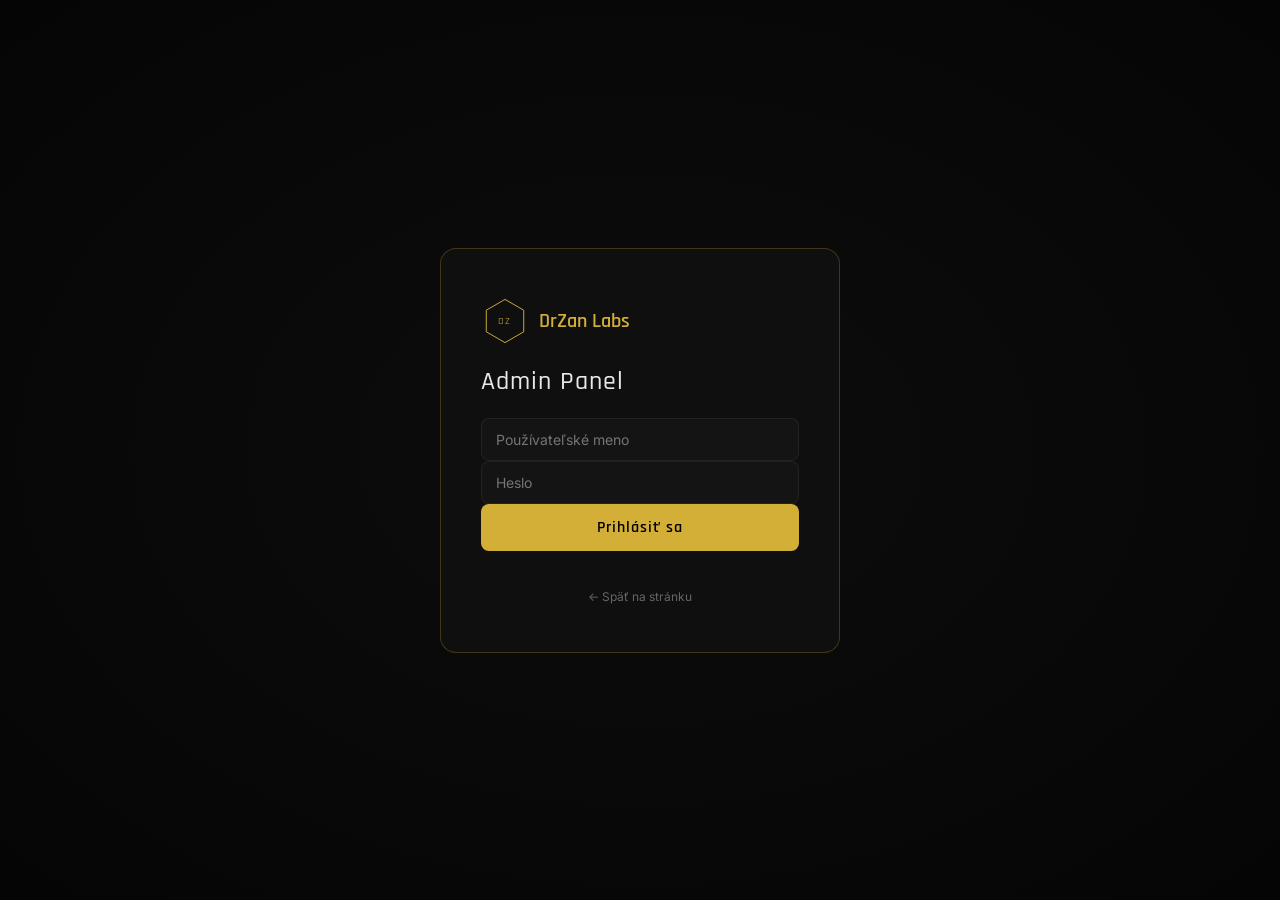
<file: admin.html>
<!DOCTYPE html>
<html lang="sk">
<head>
    <meta charset="UTF-8">
    <meta name="viewport" content="width=device-width, initial-scale=1.0">
    <title>DrZan Labs — Admin</title>
    <link rel="preconnect" href="https://fonts.googleapis.com">
    <link href="https://fonts.googleapis.com/css2?family=Rajdhani:wght@400;500;600&family=Inter:wght@400;500&display=swap" rel="stylesheet">
    <link rel="stylesheet" href="admin.css">
</head>
<body>

<!-- LOGIN SCREEN -->
<div id="login-screen">
    <div class="login-card">
        <div class="login-logo">
            <svg viewBox="0 0 200 200" width="48" height="48">
                <polygon points="100,10 178,55 178,145 100,190 22,145 22,55" fill="none" stroke="#d4af37" stroke-width="4"/>
                <text x="100" y="112" text-anchor="middle" font-family="Rajdhani" font-weight="400" font-size="42" letter-spacing="6" fill="#d4af37">DZ</text>
            </svg>
            <span>DrZan Labs</span>
        </div>
        <h1>Admin Panel</h1>

        <div id="setup-view" style="display:none">
            <p class="login-hint">Prvé spustenie — nastavte si heslo.</p>
            <div class="form-group">
                <input type="password" id="setup-pw" placeholder="Nové heslo" autocomplete="new-password">
            </div>
            <div class="form-group">
                <input type="password" id="setup-pw2" placeholder="Zopakovať heslo" autocomplete="new-password">
            </div>
            <button class="btn-login" id="setup-btn">Nastaviť heslo</button>
            <p class="login-error" id="setup-error"></p>
        </div>

        <div id="login-view">
            <div class="form-group">
                <input type="text" id="login-user" placeholder="Používateľské meno" autocomplete="username">
            </div>
            <div class="form-group">
                <input type="password" id="login-pw" placeholder="Heslo" autocomplete="current-password">
            </div>
            <button class="btn-login" id="login-btn">Prihlásiť sa</button>
            <p class="login-error" id="login-error"></p>
        </div>

        <a href="index.html" class="back-link">← Späť na stránku</a>
    </div>
</div>

<!-- ADMIN PANEL -->
<div id="admin-panel" style="display:none">
    <header class="admin-header">
        <div class="admin-brand">
            <svg viewBox="0 0 200 200" width="28" height="28">
                <polygon points="100,10 178,55 178,145 100,190 22,145 22,55" fill="none" stroke="#d4af37" stroke-width="5"/>
                <text x="100" y="112" text-anchor="middle" font-family="Rajdhani" font-weight="400" font-size="42" letter-spacing="6" fill="#d4af37">DZ</text>
            </svg>
            <span>Admin Panel</span>
        </div>
        <div class="admin-lang-switch">
            <button class="lang-tab active" data-lang="sk">🇸🇰 SK</button>
            <button class="lang-tab" data-lang="en">🇬🇧 EN</button>
        </div>
        <div class="admin-actions">
            <span class="save-status" id="save-status"></span>
            <button class="btn-save" id="save-all-btn">💾 Uložiť všetko</button>
            <button class="btn-secondary" id="preview-btn">🌐 Zobraziť stránku</button>
            <button class="btn-danger" id="logout-btn">Odhlásiť</button>
        </div>
    </header>

    <div class="admin-layout">
        <nav class="admin-sidebar" id="admin-sidebar">
            <div class="sidebar-section-label">Obsah</div>
        </nav>
        <main class="admin-main" id="admin-main">
            <!-- generated by admin.js -->
        </main>
    </div>
</div>

<script src="admin.js"></script>
</body>
</html>
</file>
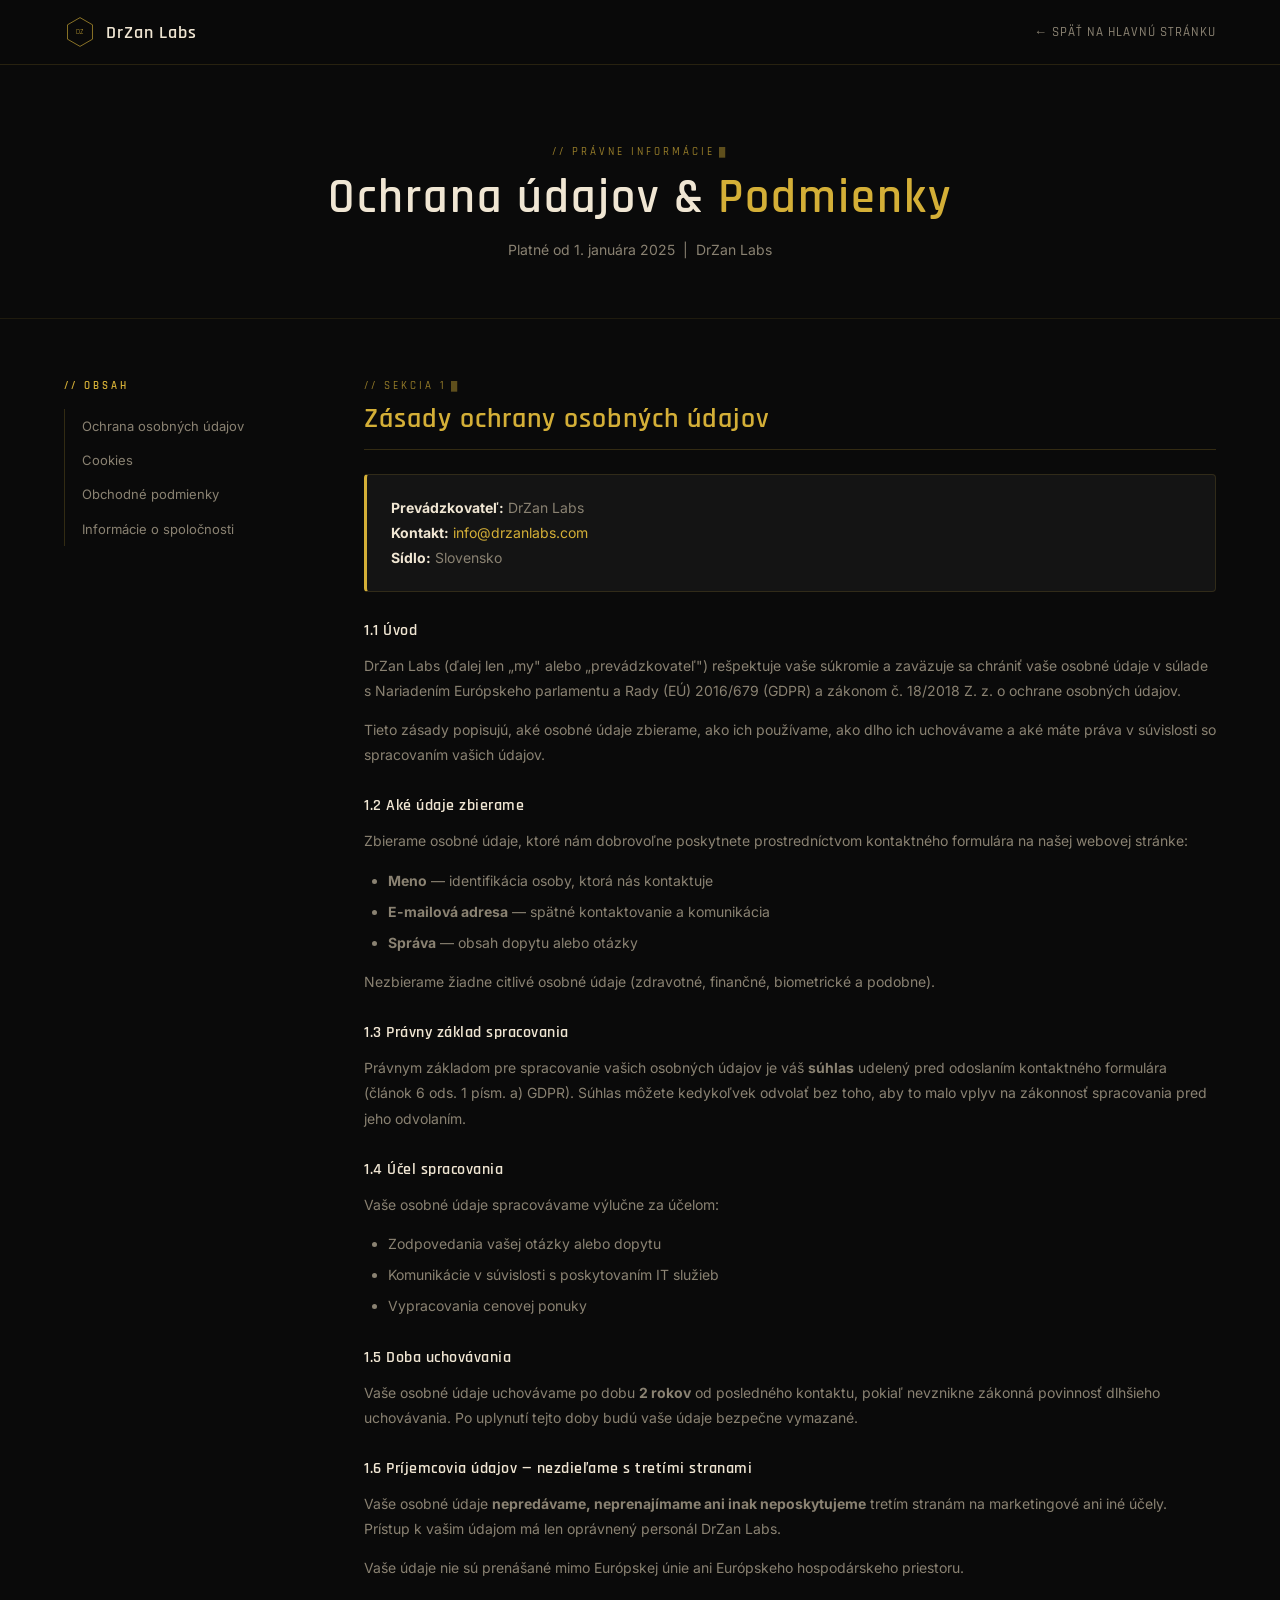
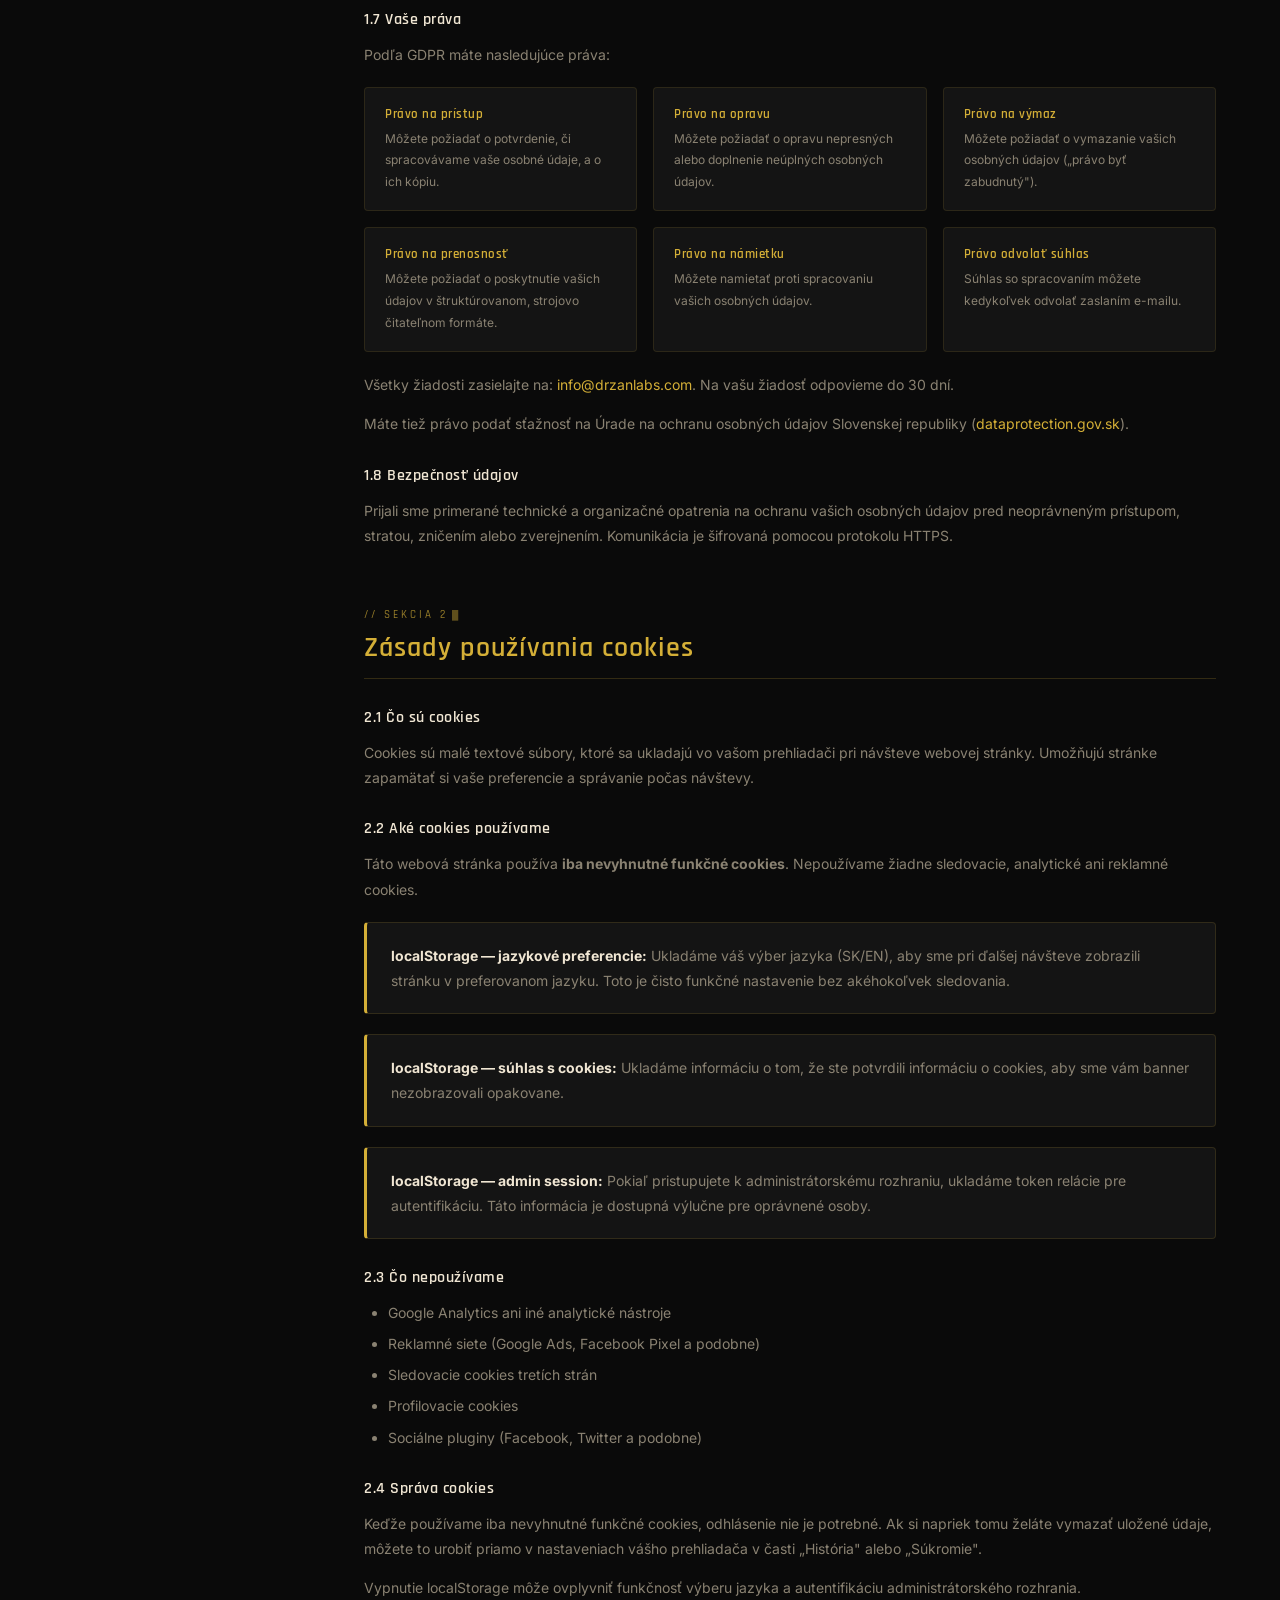
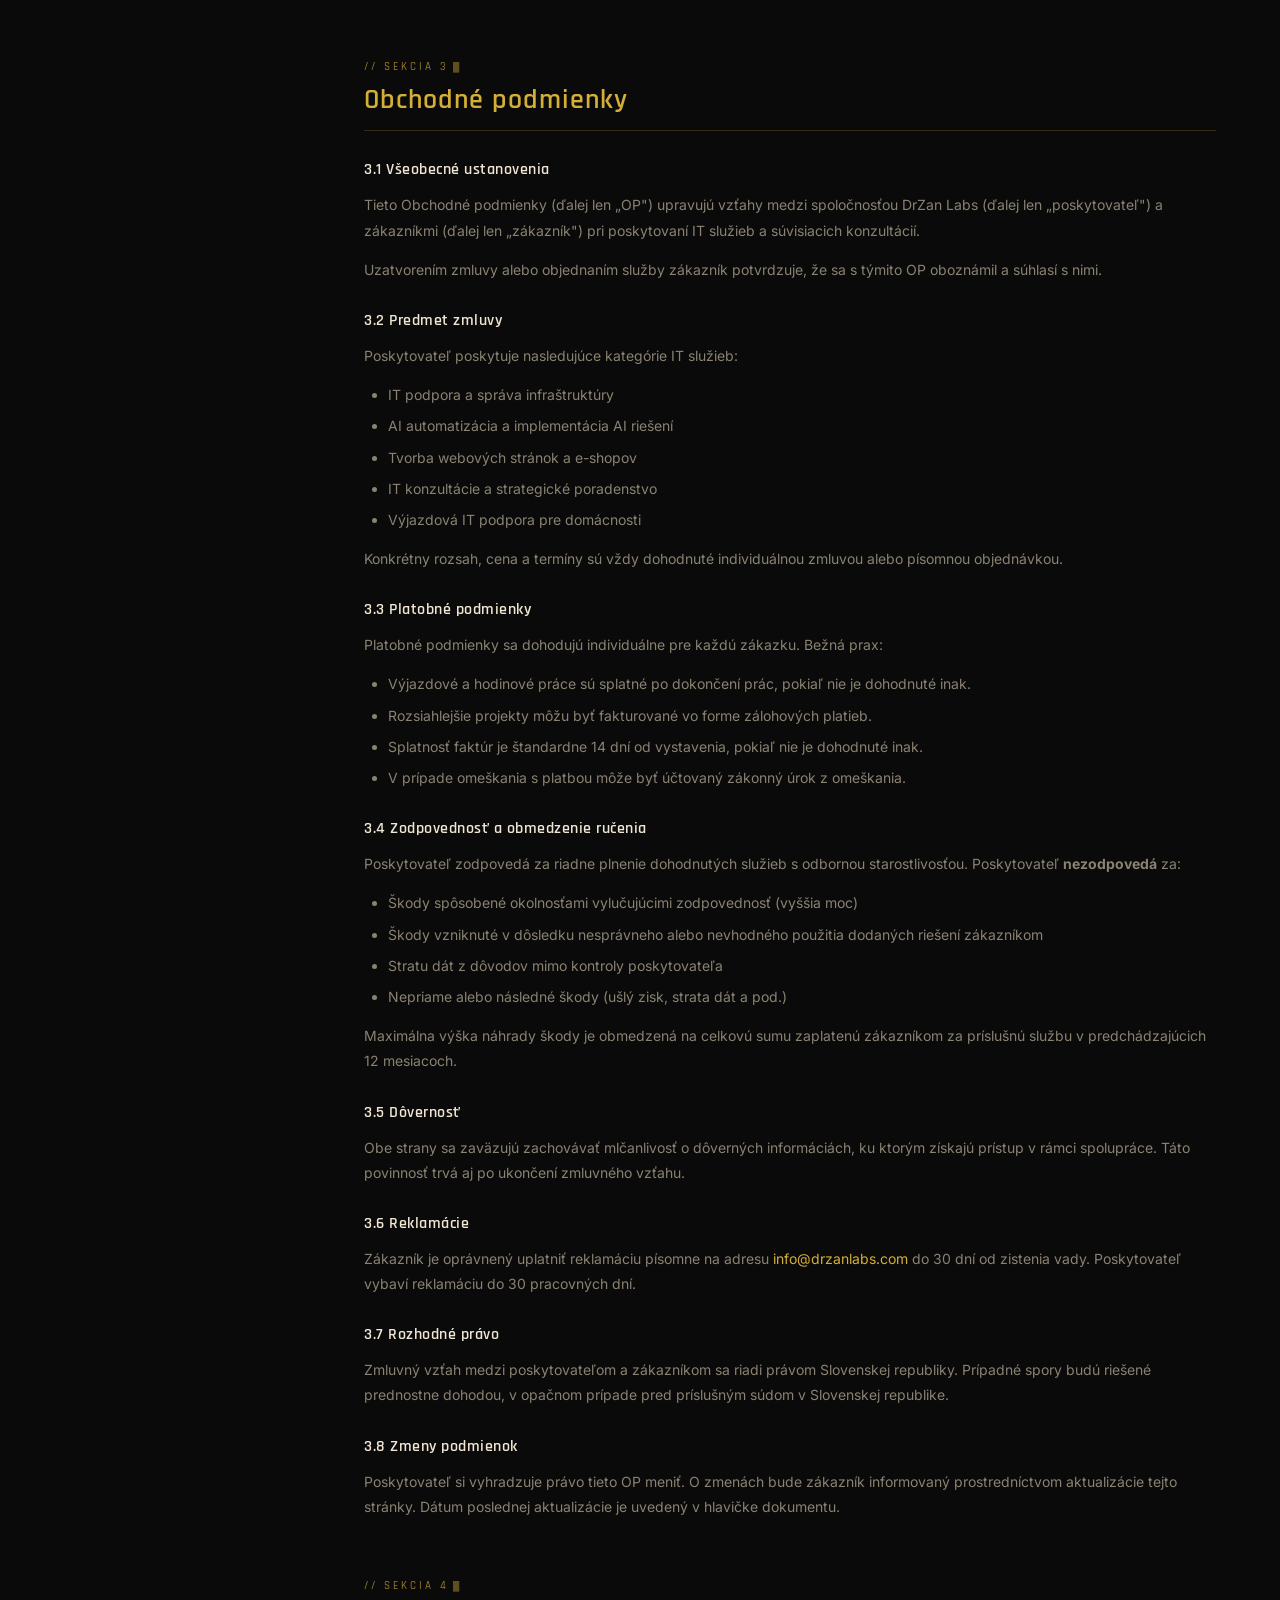
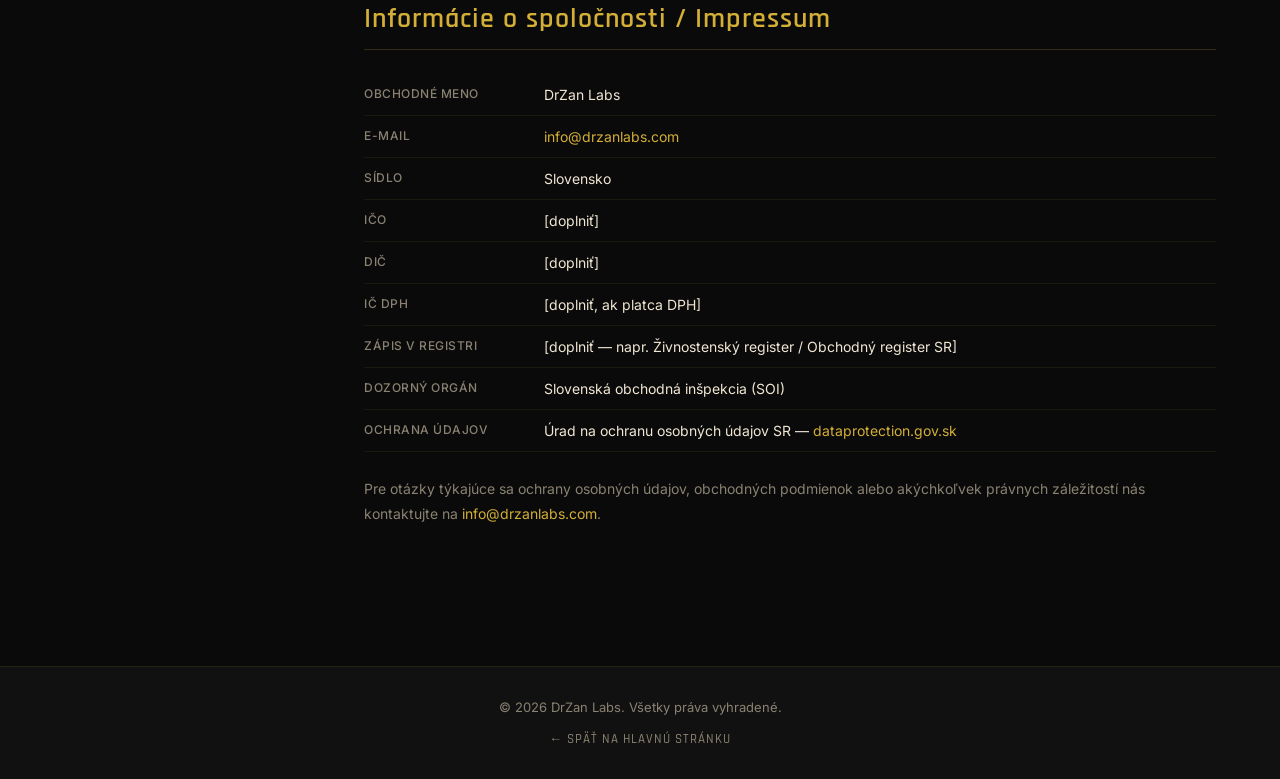
<file: privacy.html>
<!DOCTYPE html>
<html lang="sk">
<head>
    <meta charset="UTF-8">
    <meta name="viewport" content="width=device-width, initial-scale=1.0">
    <title>Ochrana údajov & Podmienky | DrZan Labs</title>
    <meta name="description" content="Zásady ochrany osobných údajov, cookies a obchodné podmienky spoločnosti DrZan Labs.">
    <link rel="preconnect" href="https://fonts.googleapis.com">
    <link rel="preconnect" href="https://fonts.gstatic.com" crossorigin>
    <link href="https://fonts.googleapis.com/css2?family=Press+Start+2P&family=Rajdhani:wght@300;400;500;600;700&family=Inter:wght@300;400;500;600&display=swap" rel="stylesheet">
    <link rel="stylesheet" href="style.css">
    <link rel="icon" type="image/svg+xml" href="data:image/svg+xml,%3Csvg xmlns='http://www.w3.org/2000/svg' viewBox='0 0 100 100'%3E%3Cpolygon points='50,5 93,27.5 93,72.5 50,95 7,72.5 7,27.5' fill='none' stroke='%23d4af37' stroke-width='4'/%3E%3Ctext x='50' y='58' text-anchor='middle' font-family='Arial' font-weight='bold' font-size='32' fill='%23d4af37'%3EDZ%3C/text%3E%3C/svg%3E">
    <style>
        /* ---- Privacy Page Specific Styles ---- */
        .privacy-nav {
            position: sticky;
            top: 0;
            z-index: 100;
            background: rgba(10, 10, 10, 0.95);
            border-bottom: 1px solid rgba(212, 175, 55, 0.15);
            backdrop-filter: blur(12px);
            padding: 16px 0;
        }

        .privacy-nav .nav-container {
            max-width: 1200px;
            margin: 0 auto;
            padding: 0 24px;
            display: flex;
            align-items: center;
            justify-content: space-between;
        }

        .privacy-nav .nav-logo {
            display: flex;
            align-items: center;
            gap: 10px;
            font-family: var(--font-heading);
            font-size: 18px;
            font-weight: 600;
            color: var(--text);
            letter-spacing: 1px;
            text-decoration: none;
        }

        .privacy-nav .nav-logo:hover { color: var(--gold); }

        .back-link {
            display: inline-flex;
            align-items: center;
            gap: 8px;
            font-family: var(--font-heading);
            font-size: 13px;
            font-weight: 500;
            letter-spacing: 1px;
            color: var(--text-muted);
            text-decoration: none;
            text-transform: uppercase;
            transition: color 0.3s;
        }

        .back-link:hover { color: var(--gold); }

        .privacy-hero {
            padding: 80px 0 60px;
            text-align: center;
            border-bottom: 1px solid rgba(212, 175, 55, 0.1);
        }

        .privacy-hero h1 {
            font-family: var(--font-heading);
            font-size: clamp(28px, 5vw, 48px);
            font-weight: 600;
            color: var(--text);
            letter-spacing: 2px;
            margin-bottom: 12px;
        }

        .privacy-hero h1 span { color: var(--gold); }

        .privacy-hero p {
            color: var(--text-muted);
            font-size: 14px;
            margin-top: 8px;
        }

        .privacy-layout {
            max-width: 1200px;
            margin: 0 auto;
            padding: 60px 24px 80px;
            display: grid;
            grid-template-columns: 240px 1fr;
            gap: 60px;
            align-items: start;
        }

        /* Table of Contents Sidebar */
        .toc-sidebar {
            position: sticky;
            top: 80px;
        }

        .toc-title {
            font-family: var(--font-heading);
            font-size: 11px;
            font-weight: 600;
            color: var(--gold);
            letter-spacing: 3px;
            text-transform: uppercase;
            margin-bottom: 16px;
        }

        .toc-list {
            list-style: none;
            padding: 0;
            margin: 0;
            border-left: 1px solid rgba(212, 175, 55, 0.2);
        }

        .toc-list li {
            padding: 0;
        }

        .toc-list a {
            display: block;
            padding: 8px 16px;
            font-size: 13px;
            color: var(--text-muted);
            text-decoration: none;
            transition: all 0.2s;
            border-left: 2px solid transparent;
            margin-left: -1px;
            line-height: 1.4;
        }

        .toc-list a:hover {
            color: var(--gold);
            border-left-color: var(--gold);
            background: rgba(212, 175, 55, 0.05);
        }

        /* Content */
        .privacy-content {
            min-width: 0;
        }

        .legal-section {
            margin-bottom: 60px;
            scroll-margin-top: 100px;
        }

        .legal-section h2 {
            font-family: var(--font-heading);
            font-size: clamp(20px, 3vw, 28px);
            font-weight: 600;
            color: var(--gold);
            letter-spacing: 1px;
            margin-bottom: 24px;
            padding-bottom: 12px;
            border-bottom: 1px solid rgba(212, 175, 55, 0.2);
        }

        .legal-section h3 {
            font-family: var(--font-heading);
            font-size: 16px;
            font-weight: 600;
            color: var(--text);
            letter-spacing: 0.5px;
            margin: 28px 0 12px;
        }

        .legal-section p {
            color: var(--text-muted);
            font-size: 14px;
            line-height: 1.8;
            margin-bottom: 14px;
        }

        .legal-section ul, .legal-section ol {
            color: var(--text-muted);
            font-size: 14px;
            line-height: 1.8;
            padding-left: 24px;
            margin-bottom: 14px;
        }

        .legal-section li {
            margin-bottom: 6px;
        }

        .legal-section a {
            color: var(--gold);
        }

        .legal-section a:hover {
            color: var(--gold-light);
        }

        .info-box {
            background: var(--black-card);
            border: 1px solid rgba(212, 175, 55, 0.15);
            border-left: 3px solid var(--gold);
            padding: 20px 24px;
            border-radius: 4px;
            margin: 20px 0;
        }

        .info-box p {
            margin-bottom: 0;
        }

        .info-box strong {
            color: var(--text);
        }

        .rights-grid {
            display: grid;
            grid-template-columns: repeat(auto-fill, minmax(240px, 1fr));
            gap: 16px;
            margin: 20px 0;
        }

        .right-card {
            background: var(--black-card);
            border: 1px solid rgba(212, 175, 55, 0.12);
            padding: 18px 20px;
            border-radius: 4px;
        }

        .right-card h4 {
            font-family: var(--font-heading);
            font-size: 13px;
            font-weight: 600;
            color: var(--gold);
            letter-spacing: 0.5px;
            margin-bottom: 6px;
        }

        .right-card p {
            font-size: 12px;
            margin-bottom: 0;
        }

        .impressum-table {
            width: 100%;
            border-collapse: collapse;
            margin: 16px 0;
            font-size: 14px;
        }

        .impressum-table tr {
            border-bottom: 1px solid rgba(212, 175, 55, 0.08);
        }

        .impressum-table td {
            padding: 12px 0;
            vertical-align: top;
        }

        .impressum-table td:first-child {
            color: var(--text-muted);
            font-size: 12px;
            font-weight: 500;
            text-transform: uppercase;
            letter-spacing: 0.5px;
            width: 180px;
            padding-right: 20px;
        }

        .impressum-table td:last-child {
            color: var(--text);
        }

        .section-tag {
            font-family: var(--font-heading);
            font-size: 11px;
            color: var(--gold);
            letter-spacing: 3px;
            text-transform: uppercase;
            display: block;
            margin-bottom: 8px;
            opacity: 0.7;
        }

        .privacy-footer {
            background: var(--black-light);
            border-top: 1px solid rgba(212, 175, 55, 0.1);
            padding: 32px 0;
            text-align: center;
        }

        .privacy-footer .container {
            max-width: 1200px;
            margin: 0 auto;
            padding: 0 24px;
        }

        .privacy-footer p {
            color: var(--text-muted);
            font-size: 13px;
            margin-bottom: 12px;
        }

        .privacy-footer .back-link {
            margin: 0 auto;
        }

        @media (max-width: 768px) {
            .privacy-layout {
                grid-template-columns: 1fr;
                gap: 32px;
                padding: 40px 20px 60px;
            }

            .toc-sidebar {
                position: static;
                background: var(--black-card);
                border: 1px solid rgba(212, 175, 55, 0.12);
                padding: 20px;
                border-radius: 4px;
            }

            .rights-grid {
                grid-template-columns: 1fr;
            }

            .impressum-table td:first-child {
                width: 120px;
            }
        }
    </style>
</head>
<body>

    <!-- Navigation -->
    <nav class="privacy-nav">
        <div class="nav-container">
            <a href="index.html" class="nav-logo">
                <svg viewBox="0 0 200 200" width="32" height="32">
                    <polygon points="100,10 178,55 178,145 100,190 22,145 22,55" fill="none" stroke="#d4af37" stroke-width="4"/>
                    <text x="100" y="112" text-anchor="middle" font-family="Rajdhani" font-weight="400" font-size="42" letter-spacing="6" fill="#d4af37">DZ</text>
                </svg>
                DrZan Labs
            </a>
            <a href="index.html" class="back-link">
                ← Späť na hlavnú stránku
            </a>
        </div>
    </nav>

    <!-- Hero -->
    <div class="privacy-hero">
        <div class="container">
            <span class="section-tag">// PRÁVNE INFORMÁCIE</span>
            <h1>Ochrana údajov &amp; <span>Podmienky</span></h1>
            <p>Platné od 1. januára 2025 &nbsp;|&nbsp; DrZan Labs</p>
        </div>
    </div>

    <!-- Main Layout -->
    <div class="privacy-layout">

        <!-- Sidebar Table of Contents -->
        <aside class="toc-sidebar">
            <p class="toc-title">// Obsah</p>
            <ul class="toc-list">
                <li><a href="#privacy">Ochrana osobných údajov</a></li>
                <li><a href="#cookies">Cookies</a></li>
                <li><a href="#terms">Obchodné podmienky</a></li>
                <li><a href="#impressum">Informácie o spoločnosti</a></li>
            </ul>
        </aside>

        <!-- Content -->
        <main class="privacy-content">

            <!-- 1. Privacy Policy -->
            <section id="privacy" class="legal-section">
                <span class="section-tag">// SEKCIA 1</span>
                <h2>Zásady ochrany osobných údajov</h2>

                <div class="info-box">
                    <p><strong>Prevádzkovateľ:</strong> DrZan Labs<br>
                    <strong>Kontakt:</strong> <a href="mailto:info@drzanlabs.com">info@drzanlabs.com</a><br>
                    <strong>Sídlo:</strong> Slovensko</p>
                </div>

                <h3>1.1 Úvod</h3>
                <p>DrZan Labs (ďalej len „my" alebo „prevádzkovateľ") rešpektuje vaše súkromie a zaväzuje sa chrániť vaše osobné údaje v súlade s Nariadením Európskeho parlamentu a Rady (EÚ) 2016/679 (GDPR) a zákonom č. 18/2018 Z. z. o ochrane osobných údajov.</p>
                <p>Tieto zásady popisujú, aké osobné údaje zbierame, ako ich používame, ako dlho ich uchovávame a aké máte práva v súvislosti so spracovaním vašich údajov.</p>

                <h3>1.2 Aké údaje zbierame</h3>
                <p>Zbierame osobné údaje, ktoré nám dobrovoľne poskytnete prostredníctvom kontaktného formulára na našej webovej stránke:</p>
                <ul>
                    <li><strong>Meno</strong> — identifikácia osoby, ktorá nás kontaktuje</li>
                    <li><strong>E-mailová adresa</strong> — spätné kontaktovanie a komunikácia</li>
                    <li><strong>Správa</strong> — obsah dopytu alebo otázky</li>
                </ul>
                <p>Nezbierame žiadne citlivé osobné údaje (zdravotné, finančné, biometrické a podobne).</p>

                <h3>1.3 Právny základ spracovania</h3>
                <p>Právnym základom pre spracovanie vašich osobných údajov je váš <strong>súhlas</strong> udelený pred odoslaním kontaktného formulára (článok 6 ods. 1 písm. a) GDPR). Súhlas môžete kedykoľvek odvolať bez toho, aby to malo vplyv na zákonnosť spracovania pred jeho odvolaním.</p>

                <h3>1.4 Účel spracovania</h3>
                <p>Vaše osobné údaje spracovávame výlučne za účelom:</p>
                <ul>
                    <li>Zodpovedania vašej otázky alebo dopytu</li>
                    <li>Komunikácie v súvislosti s poskytovaním IT služieb</li>
                    <li>Vypracovania cenovej ponuky</li>
                </ul>

                <h3>1.5 Doba uchovávania</h3>
                <p>Vaše osobné údaje uchovávame po dobu <strong>2 rokov</strong> od posledného kontaktu, pokiaľ nevznikne zákonná povinnosť dlhšieho uchovávania. Po uplynutí tejto doby budú vaše údaje bezpečne vymazané.</p>

                <h3>1.6 Príjemcovia údajov — nezdieľame s tretími stranami</h3>
                <p>Vaše osobné údaje <strong>nepredávame, neprenajímame ani inak neposkytujeme</strong> tretím stranám na marketingové ani iné účely. Prístup k vašim údajom má len oprávnený personál DrZan Labs.</p>
                <p>Vaše údaje nie sú prenášané mimo Európskej únie ani Európskeho hospodárskeho priestoru.</p>

                <h3>1.7 Vaše práva</h3>
                <p>Podľa GDPR máte nasledujúce práva:</p>
                <div class="rights-grid">
                    <div class="right-card">
                        <h4>Právo na prístup</h4>
                        <p>Môžete požiadať o potvrdenie, či spracovávame vaše osobné údaje, a o ich kópiu.</p>
                    </div>
                    <div class="right-card">
                        <h4>Právo na opravu</h4>
                        <p>Môžete požiadať o opravu nepresných alebo doplnenie neúplných osobných údajov.</p>
                    </div>
                    <div class="right-card">
                        <h4>Právo na výmaz</h4>
                        <p>Môžete požiadať o vymazanie vašich osobných údajov („právo byť zabudnutý").</p>
                    </div>
                    <div class="right-card">
                        <h4>Právo na prenosnosť</h4>
                        <p>Môžete požiadať o poskytnutie vašich údajov v štruktúrovanom, strojovo čitateľnom formáte.</p>
                    </div>
                    <div class="right-card">
                        <h4>Právo na námietku</h4>
                        <p>Môžete namietať proti spracovaniu vašich osobných údajov.</p>
                    </div>
                    <div class="right-card">
                        <h4>Právo odvolať súhlas</h4>
                        <p>Súhlas so spracovaním môžete kedykoľvek odvolať zaslaním e-mailu.</p>
                    </div>
                </div>
                <p>Všetky žiadosti zasielajte na: <a href="mailto:info@drzanlabs.com">info@drzanlabs.com</a>. Na vašu žiadosť odpovieme do 30 dní.</p>
                <p>Máte tiež právo podať sťažnosť na Úrade na ochranu osobných údajov Slovenskej republiky (<a href="https://www.dataprotection.gov.sk" target="_blank" rel="noopener">dataprotection.gov.sk</a>).</p>

                <h3>1.8 Bezpečnosť údajov</h3>
                <p>Prijali sme primerané technické a organizačné opatrenia na ochranu vašich osobných údajov pred neoprávneným prístupom, stratou, zničením alebo zverejnením. Komunikácia je šifrovaná pomocou protokolu HTTPS.</p>
            </section>

            <!-- 2. Cookie Policy -->
            <section id="cookies" class="legal-section">
                <span class="section-tag">// SEKCIA 2</span>
                <h2>Zásady používania cookies</h2>

                <h3>2.1 Čo sú cookies</h3>
                <p>Cookies sú malé textové súbory, ktoré sa ukladajú vo vašom prehliadači pri návšteve webovej stránky. Umožňujú stránke zapamätať si vaše preferencie a správanie počas návštevy.</p>

                <h3>2.2 Aké cookies používame</h3>
                <p>Táto webová stránka používa <strong>iba nevyhnutné funkčné cookies</strong>. Nepoužívame žiadne sledovacie, analytické ani reklamné cookies.</p>

                <div class="info-box">
                    <p><strong>localStorage — jazykové preferencie:</strong> Ukladáme váš výber jazyka (SK/EN), aby sme pri ďalšej návšteve zobrazili stránku v preferovanom jazyku. Toto je čisto funkčné nastavenie bez akéhokoľvek sledovania.</p>
                </div>

                <div class="info-box">
                    <p><strong>localStorage — súhlas s cookies:</strong> Ukladáme informáciu o tom, že ste potvrdili informáciu o cookies, aby sme vám banner nezobrazovali opakovane.</p>
                </div>

                <div class="info-box">
                    <p><strong>localStorage — admin session:</strong> Pokiaľ pristupujete k administrátorskému rozhraniu, ukladáme token relácie pre autentifikáciu. Táto informácia je dostupná výlučne pre oprávnené osoby.</p>
                </div>

                <h3>2.3 Čo nepoužívame</h3>
                <ul>
                    <li>Google Analytics ani iné analytické nástroje</li>
                    <li>Reklamné siete (Google Ads, Facebook Pixel a podobne)</li>
                    <li>Sledovacie cookies tretích strán</li>
                    <li>Profilovacie cookies</li>
                    <li>Sociálne pluginy (Facebook, Twitter a podobne)</li>
                </ul>

                <h3>2.4 Správa cookies</h3>
                <p>Keďže používame iba nevyhnutné funkčné cookies, odhlásenie nie je potrebné. Ak si napriek tomu želáte vymazať uložené údaje, môžete to urobiť priamo v nastaveniach vášho prehliadača v časti „História" alebo „Súkromie".</p>
                <p>Vypnutie localStorage môže ovplyvniť funkčnosť výberu jazyka a autentifikáciu administrátorského rozhrania.</p>
            </section>

            <!-- 3. Terms of Service -->
            <section id="terms" class="legal-section">
                <span class="section-tag">// SEKCIA 3</span>
                <h2>Obchodné podmienky</h2>

                <h3>3.1 Všeobecné ustanovenia</h3>
                <p>Tieto Obchodné podmienky (ďalej len „OP") upravujú vzťahy medzi spoločnosťou DrZan Labs (ďalej len „poskytovateľ") a zákazníkmi (ďalej len „zákazník") pri poskytovaní IT služieb a súvisiacich konzultácií.</p>
                <p>Uzatvorením zmluvy alebo objednaním služby zákazník potvrdzuje, že sa s týmito OP oboznámil a súhlasí s nimi.</p>

                <h3>3.2 Predmet zmluvy</h3>
                <p>Poskytovateľ poskytuje nasledujúce kategórie IT služieb:</p>
                <ul>
                    <li>IT podpora a správa infraštruktúry</li>
                    <li>AI automatizácia a implementácia AI riešení</li>
                    <li>Tvorba webových stránok a e-shopov</li>
                    <li>IT konzultácie a strategické poradenstvo</li>
                    <li>Výjazdová IT podpora pre domácnosti</li>
                </ul>
                <p>Konkrétny rozsah, cena a termíny sú vždy dohodnuté individuálnou zmluvou alebo písomnou objednávkou.</p>

                <h3>3.3 Platobné podmienky</h3>
                <p>Platobné podmienky sa dohodujú individuálne pre každú zákazku. Bežná prax:</p>
                <ul>
                    <li>Výjazdové a hodinové práce sú splatné po dokončení prác, pokiaľ nie je dohodnuté inak.</li>
                    <li>Rozsiahlejšie projekty môžu byť fakturované vo forme zálohových platieb.</li>
                    <li>Splatnosť faktúr je štandardne 14 dní od vystavenia, pokiaľ nie je dohodnuté inak.</li>
                    <li>V prípade omeškania s platbou môže byť účtovaný zákonný úrok z omeškania.</li>
                </ul>

                <h3>3.4 Zodpovednosť a obmedzenie ručenia</h3>
                <p>Poskytovateľ zodpovedá za riadne plnenie dohodnutých služieb s odbornou starostlivosťou. Poskytovateľ <strong>nezodpovedá</strong> za:</p>
                <ul>
                    <li>Škody spôsobené okolnosťami vylučujúcimi zodpovednosť (vyššia moc)</li>
                    <li>Škody vzniknuté v dôsledku nesprávneho alebo nevhodného použitia dodaných riešení zákazníkom</li>
                    <li>Stratu dát z dôvodov mimo kontroly poskytovateľa</li>
                    <li>Nepriame alebo následné škody (ušlý zisk, strata dát a pod.)</li>
                </ul>
                <p>Maximálna výška náhrady škody je obmedzená na celkovú sumu zaplatenú zákazníkom za príslušnú službu v predchádzajúcich 12 mesiacoch.</p>

                <h3>3.5 Dôvernosť</h3>
                <p>Obe strany sa zaväzujú zachovávať mlčanlivosť o dôverných informáciách, ku ktorým získajú prístup v rámci spolupráce. Táto povinnosť trvá aj po ukončení zmluvného vzťahu.</p>

                <h3>3.6 Reklamácie</h3>
                <p>Zákazník je oprávnený uplatniť reklamáciu písomne na adresu <a href="mailto:info@drzanlabs.com">info@drzanlabs.com</a> do 30 dní od zistenia vady. Poskytovateľ vybaví reklamáciu do 30 pracovných dní.</p>

                <h3>3.7 Rozhodné právo</h3>
                <p>Zmluvný vzťah medzi poskytovateľom a zákazníkom sa riadi právom Slovenskej republiky. Prípadné spory budú riešené prednostne dohodou, v opačnom prípade pred príslušným súdom v Slovenskej republike.</p>

                <h3>3.8 Zmeny podmienok</h3>
                <p>Poskytovateľ si vyhradzuje právo tieto OP meniť. O zmenách bude zákazník informovaný prostredníctvom aktualizácie tejto stránky. Dátum poslednej aktualizácie je uvedený v hlavičke dokumentu.</p>
            </section>

            <!-- 4. Impressum -->
            <section id="impressum" class="legal-section">
                <span class="section-tag">// SEKCIA 4</span>
                <h2>Informácie o spoločnosti / Impressum</h2>

                <table class="impressum-table">
                    <tbody>
                        <tr>
                            <td>Obchodné meno</td>
                            <td>DrZan Labs</td>
                        </tr>
                        <tr>
                            <td>E-mail</td>
                            <td><a href="mailto:info@drzanlabs.com">info@drzanlabs.com</a></td>
                        </tr>
                        <tr>
                            <td>Sídlo</td>
                            <td>Slovensko</td>
                        </tr>
                        <tr>
                            <td>IČO</td>
                            <td>[doplniť]</td>
                        </tr>
                        <tr>
                            <td>DIČ</td>
                            <td>[doplniť]</td>
                        </tr>
                        <tr>
                            <td>IČ DPH</td>
                            <td>[doplniť, ak platca DPH]</td>
                        </tr>
                        <tr>
                            <td>Zápis v registri</td>
                            <td>[doplniť — napr. Živnostenský register / Obchodný register SR]</td>
                        </tr>
                        <tr>
                            <td>Dozorný orgán</td>
                            <td>Slovenská obchodná inšpekcia (SOI)</td>
                        </tr>
                        <tr>
                            <td>Ochrana údajov</td>
                            <td>Úrad na ochranu osobných údajov SR — <a href="https://www.dataprotection.gov.sk" target="_blank" rel="noopener">dataprotection.gov.sk</a></td>
                        </tr>
                    </tbody>
                </table>

                <p style="margin-top: 24px;">Pre otázky týkajúce sa ochrany osobných údajov, obchodných podmienok alebo akýchkoľvek právnych záležitostí nás kontaktujte na <a href="mailto:info@drzanlabs.com">info@drzanlabs.com</a>.</p>
            </section>

        </main>
    </div>

    <!-- Footer -->
    <footer class="privacy-footer">
        <div class="container">
            <p>&copy; 2026 DrZan Labs. Všetky práva vyhradené.</p>
            <a href="index.html" class="back-link">← Späť na hlavnú stránku</a>
        </div>
    </footer>

</body>
</html>
</file>
<file: admin.css>
/* =============================================
   DrZan Labs — Admin Panel Styles
   ============================================= */

*, *::before, *::after { box-sizing: border-box; margin: 0; padding: 0; }

:root {
    --bg: #080808;
    --bg2: #0f0f0f;
    --bg3: #141414;
    --bg4: #1a1a1a;
    --border: rgba(255,255,255,0.06);
    --border-gold: rgba(212,175,55,0.25);
    --gold: #d4af37;
    --gold-light: #f0d060;
    --text: #e8e8e8;
    --text-dim: #aaa;
    --text-muted: #666;
    --red: #e05555;
    --green: #4caf70;
    --radius: 8px;
    --font: 'Inter', system-ui, sans-serif;
    --font-head: 'Rajdhani', sans-serif;
}

html, body { height: 100%; background: var(--bg); color: var(--text); font-family: var(--font); font-size: 14px; }

/* ---- LOGIN ---- */
#login-screen {
    min-height: 100vh;
    display: flex;
    align-items: center;
    justify-content: center;
    background: radial-gradient(ellipse at center, #0d0d0d 0%, #050505 100%);
}

.login-card {
    width: 100%;
    max-width: 400px;
    padding: 48px 40px;
    background: var(--bg2);
    border: 1px solid var(--border-gold);
    border-radius: 16px;
    display: flex;
    flex-direction: column;
    gap: 20px;
}

.login-logo {
    display: flex;
    align-items: center;
    gap: 10px;
    font-family: var(--font-head);
    font-size: 20px;
    font-weight: 600;
    color: var(--gold);
}

.login-card h1 {
    font-family: var(--font-head);
    font-size: 26px;
    font-weight: 500;
    color: var(--text);
    letter-spacing: 1px;
}

.login-hint {
    font-size: 13px;
    color: var(--text-dim);
    margin-bottom: -8px;
}

.login-card .form-group { display: flex; flex-direction: column; }

.login-card input {
    background: var(--bg3);
    border: 1px solid var(--border);
    border-radius: var(--radius);
    padding: 12px 14px;
    color: var(--text);
    font-size: 14px;
    font-family: var(--font);
    outline: none;
    transition: border-color 0.2s;
}
.login-card input:focus { border-color: var(--gold); }

.btn-login {
    width: 100%;
    padding: 13px;
    background: var(--gold);
    color: #000;
    border: none;
    border-radius: var(--radius);
    font-family: var(--font-head);
    font-size: 16px;
    font-weight: 600;
    letter-spacing: 1px;
    cursor: pointer;
    transition: background 0.2s, transform 0.1s;
}
.btn-login:hover { background: var(--gold-light); }
.btn-login:active { transform: scale(0.98); }

.login-error { color: var(--red); font-size: 12px; min-height: 18px; text-align: center; }

.back-link { color: var(--text-muted); font-size: 12px; text-decoration: none; text-align: center; }
.back-link:hover { color: var(--gold); }

/* ---- ADMIN LAYOUT ---- */
#admin-panel { height: 100vh; display: flex; flex-direction: column; }

.admin-header {
    height: 56px;
    flex-shrink: 0;
    background: var(--bg2);
    border-bottom: 1px solid var(--border);
    display: flex;
    align-items: center;
    padding: 0 20px;
    gap: 16px;
    position: sticky;
    top: 0;
    z-index: 100;
}

.admin-brand {
    display: flex;
    align-items: center;
    gap: 8px;
    font-family: var(--font-head);
    font-size: 16px;
    font-weight: 600;
    color: var(--gold);
    white-space: nowrap;
}

.admin-lang-switch {
    display: flex;
    gap: 4px;
    background: var(--bg3);
    border: 1px solid var(--border);
    border-radius: 6px;
    padding: 3px;
    margin-left: auto;
}

.lang-tab {
    padding: 5px 14px;
    border: none;
    border-radius: 4px;
    background: transparent;
    color: var(--text-muted);
    font-size: 12px;
    font-weight: 500;
    cursor: pointer;
    transition: all 0.2s;
}
.lang-tab.active { background: var(--gold); color: #000; }
.lang-tab:not(.active):hover { color: var(--text); }

.admin-actions {
    display: flex;
    align-items: center;
    gap: 10px;
}

.save-status {
    font-size: 12px;
    color: var(--green);
    opacity: 0;
    transition: opacity 0.3s;
    white-space: nowrap;
}
.save-status.visible { opacity: 1; }

.btn-save {
    padding: 7px 16px;
    background: var(--gold);
    color: #000;
    border: none;
    border-radius: 6px;
    font-family: var(--font-head);
    font-size: 14px;
    font-weight: 600;
    cursor: pointer;
    transition: background 0.2s;
}
.btn-save:hover { background: var(--gold-light); }

.btn-secondary {
    padding: 7px 14px;
    background: transparent;
    color: var(--text-dim);
    border: 1px solid var(--border);
    border-radius: 6px;
    font-size: 13px;
    cursor: pointer;
    transition: all 0.2s;
    text-decoration: none;
    display: inline-flex;
    align-items: center;
}
.btn-secondary:hover { border-color: var(--gold); color: var(--gold); }

.btn-danger {
    padding: 7px 14px;
    background: transparent;
    color: var(--text-muted);
    border: 1px solid var(--border);
    border-radius: 6px;
    font-size: 13px;
    cursor: pointer;
    transition: all 0.2s;
}
.btn-danger:hover { border-color: var(--red); color: var(--red); }

.admin-layout {
    flex: 1;
    display: flex;
    overflow: hidden;
}

/* ---- SIDEBAR ---- */
.admin-sidebar {
    width: 220px;
    flex-shrink: 0;
    background: var(--bg2);
    border-right: 1px solid var(--border);
    overflow-y: auto;
    padding: 16px 0;
}

.sidebar-section-label {
    font-size: 10px;
    font-weight: 600;
    letter-spacing: 1.5px;
    text-transform: uppercase;
    color: var(--text-muted);
    padding: 0 16px 8px;
}

.sidebar-link {
    display: block;
    padding: 9px 16px;
    color: var(--text-dim);
    text-decoration: none;
    font-size: 13px;
    border-left: 2px solid transparent;
    transition: all 0.15s;
    cursor: pointer;
}
.sidebar-link:hover { color: var(--text); background: var(--bg3); }
.sidebar-link.active { color: var(--gold); border-left-color: var(--gold); background: rgba(212,175,55,0.05); }

.sidebar-link .link-icon { margin-right: 8px; }

/* ---- MAIN CONTENT ---- */
.admin-main {
    flex: 1;
    overflow-y: auto;
    padding: 24px 32px;
    background: var(--bg);
}

/* ---- SECTION ---- */
.admin-section {
    display: none;
    max-width: 760px;
}
.admin-section.visible { display: block; }

.section-title {
    font-family: var(--font-head);
    font-size: 22px;
    font-weight: 600;
    color: var(--text);
    margin-bottom: 6px;
    letter-spacing: 0.5px;
}

.section-desc {
    font-size: 13px;
    color: var(--text-muted);
    margin-bottom: 28px;
}

.section-divider {
    border: none;
    border-top: 1px solid var(--border);
    margin: 28px 0;
}

.subsection-title {
    font-family: var(--font-head);
    font-size: 15px;
    font-weight: 600;
    color: var(--gold);
    margin-bottom: 16px;
    padding-bottom: 8px;
    border-bottom: 1px solid var(--border-gold);
    letter-spacing: 0.3px;
}

/* ---- FIELD GROUP ---- */
.field-group {
    margin-bottom: 18px;
}

.field-label {
    display: block;
    font-size: 12px;
    font-weight: 500;
    color: var(--text-dim);
    margin-bottom: 6px;
    letter-spacing: 0.3px;
}

.field-label .html-tag {
    font-size: 10px;
    color: var(--gold);
    opacity: 0.7;
    margin-left: 6px;
    font-weight: 400;
}

.field-input,
.field-textarea {
    width: 100%;
    background: var(--bg3);
    border: 1px solid var(--border);
    border-radius: var(--radius);
    padding: 10px 12px;
    color: var(--text);
    font-size: 13px;
    font-family: var(--font);
    outline: none;
    transition: border-color 0.2s, background 0.2s;
    resize: vertical;
}

.field-input:focus,
.field-textarea:focus {
    border-color: rgba(212,175,55,0.4);
    background: var(--bg4);
}

.field-input.changed,
.field-textarea.changed {
    border-color: rgba(212,175,55,0.3);
}

.field-textarea { min-height: 80px; line-height: 1.6; }

.field-row {
    display: grid;
    grid-template-columns: 1fr 1fr;
    gap: 16px;
}

/* ---- PRICE FIELD ---- */
.price-group {
    display: grid;
    grid-template-columns: 1fr auto;
    gap: 12px;
    align-items: end;
    background: var(--bg3);
    border: 1px solid var(--border);
    border-radius: var(--radius);
    padding: 12px 14px;
    margin-bottom: 10px;
}

.price-group .price-desc {
    font-size: 13px;
    color: var(--text-dim);
    align-self: center;
}

.price-group .field-input {
    width: 100px;
    text-align: right;
    font-weight: 600;
    color: var(--gold);
    background: var(--bg4);
    margin: 0;
}

/* ---- RESET BUTTON ---- */
.reset-btn {
    display: inline-flex;
    align-items: center;
    gap: 6px;
    padding: 6px 12px;
    background: transparent;
    border: 1px solid var(--border);
    border-radius: 6px;
    color: var(--text-muted);
    font-size: 12px;
    cursor: pointer;
    transition: all 0.2s;
    margin-top: 8px;
}
.reset-btn:hover { border-color: var(--red); color: var(--red); }

/* ---- SCROLLBAR ---- */
::-webkit-scrollbar { width: 6px; }
::-webkit-scrollbar-track { background: var(--bg2); }
::-webkit-scrollbar-thumb { background: #333; border-radius: 3px; }
::-webkit-scrollbar-thumb:hover { background: #444; }

/* ---- RESPONSIVE ---- */
@media (max-width: 768px) {
    .admin-sidebar { display: none; }
    .admin-main { padding: 16px; }
    .admin-header { gap: 8px; }
    .admin-brand span { display: none; }
    .btn-save { font-size: 12px; padding: 6px 10px; }
    .field-row { grid-template-columns: 1fr; }
}
</file>
<file: style.css>
/* ========================================
   DrZan Labs - Style System
   Black & Gold Premium Theme
   ======================================== */

/* --- CSS Variables --- */
:root {
    --black: #0a0a0a;
    --black-light: #111111;
    --black-card: #141414;
    --gold: #d4af37;
    --gold-light: #ffd700;
    --gold-dark: #b8860b;
    --accent: #1a1a2e;
    --text: #f0e6d3;
    --text-muted: #8a8272;
    --font-heading: 'Rajdhani', sans-serif;
    --font-body: 'Inter', sans-serif;
}

/* --- Reset & Base --- */
*, *::before, *::after {
    margin: 0;
    padding: 0;
    box-sizing: border-box;
}

html {
    scroll-behavior: smooth;
    scrollbar-width: thin;
    scrollbar-color: var(--gold-dark) var(--black);
    overflow-x: hidden;
    max-width: 100%;
}

body {
    font-family: var(--font-body);
    background: var(--black);
    color: var(--text);
    overflow-x: hidden;
    max-width: 100%;
    -webkit-font-smoothing: antialiased;
    -moz-osx-font-smoothing: grayscale;
    text-rendering: optimizeLegibility;
}

::-webkit-scrollbar { width: 6px; }
::-webkit-scrollbar-track { background: var(--black); }
::-webkit-scrollbar-thumb { background: var(--gold-dark); border-radius: 3px; }

a { color: var(--gold); text-decoration: none; transition: color 0.3s; }
a:hover { color: var(--gold-light); }

.hidden { opacity: 0; pointer-events: none; }

.container {
    max-width: 1200px;
    margin: 0 auto;
    padding: 0 24px;
}

.gold { color: var(--gold); }

/* --- Portal Overlay --- */
#portal-overlay {
    position: fixed;
    inset: 0;
    z-index: 1000;
    background: var(--black);
    display: flex;
    align-items: center;
    justify-content: center;
    flex-direction: column;
}

#portal-canvas {
    position: absolute;
    inset: 0;
    width: 100%;
    height: 100%;
}

#portal-text {
    position: relative;
    z-index: 10;
    text-align: center;
}

.portal-logo-intro {
    width: 120px;
    height: 120px;
    margin: 0 auto 20px;
    animation: portalPulse 2s ease-in-out infinite;
}

.portal-logo-intro svg {
    width: 100%;
    height: 100%;
}

/* Language Chooser */
.lang-chooser {
    display: flex;
    flex-direction: column;
    align-items: center;
    gap: 18px;
    margin: 28px 0;
    padding: 28px 36px;
    background: rgba(212, 175, 55, 0.04);
    border: 1px solid rgba(212, 175, 55, 0.15);
    border-radius: 16px;
    opacity: 0;
    transform: translateY(10px) scale(0.95);
    transition: opacity 0.6s ease, transform 0.6s ease;
}

.lang-chooser.visible {
    opacity: 1;
    transform: translateY(0) scale(1);
    animation: langPulse 2s ease-in-out infinite;
}

@keyframes langPulse {
    0%, 100% { border-color: rgba(212, 175, 55, 0.15); box-shadow: 0 0 0 0 rgba(212, 175, 55, 0); }
    50% { border-color: rgba(212, 175, 55, 0.35); box-shadow: 0 0 20px 0 rgba(212, 175, 55, 0.08); }
}

.lang-label {
    font-family: var(--font-heading);
    font-size: 15px;
    color: var(--gold);
    letter-spacing: 2px;
    text-transform: uppercase;
    font-weight: 400;
}

.lang-buttons {
    display: flex;
    gap: 16px;
}

.lang-btn {
    font-family: var(--font-heading);
    font-size: 18px;
    font-weight: 600;
    letter-spacing: 3px;
    padding: 12px 40px;
    background: rgba(212, 175, 55, 0.06);
    border: 1.5px solid var(--gold-dim);
    color: var(--gold);
    border-radius: 30px;
    cursor: pointer;
    transition: all 0.35s cubic-bezier(0.4, 0, 0.2, 1);
}

.lang-btn:hover {
    border-color: var(--gold);
    background: rgba(212, 175, 55, 0.15);
    transform: translateY(-2px);
    box-shadow: 0 4px 15px rgba(212, 175, 55, 0.15);
}

.lang-btn.active {
    background: linear-gradient(135deg, var(--gold), var(--gold-light));
    color: var(--black);
    border-color: var(--gold);
    box-shadow: 0 4px 20px rgba(212, 175, 55, 0.3);
}

.lang-timer {
    width: 140px;
    height: 2px;
    background: rgba(212, 175, 55, 0.1);
    border-radius: 1px;
    overflow: hidden;
}

.lang-timer-bar {
    width: 100%;
    height: 100%;
    background: var(--gold);
    border-radius: 1px;
    transform-origin: left;
    transform: scaleX(0);
    transition: none;
}

.lang-timer-bar.counting {
    animation: langFillUp 5s linear forwards;
}

@keyframes langFillUp {
    from { transform: scaleX(0); }
    to { transform: scaleX(1); }
}

.lang-timer-bar.loading {
    animation: langLoad 1.1s steps(1, end) forwards;
}

@keyframes langLoad {
    0%   { transform: scaleX(0.05); }
    8%   { transform: scaleX(0.15); }
    12%  { transform: scaleX(0.15); }
    20%  { transform: scaleX(0.3); }
    25%  { transform: scaleX(0.3); }
    35%  { transform: scaleX(0.48); }
    42%  { transform: scaleX(0.48); }
    50%  { transform: scaleX(0.6); }
    58%  { transform: scaleX(0.6); }
    65%  { transform: scaleX(0.75); }
    72%  { transform: scaleX(0.75); }
    80%  { transform: scaleX(0.88); }
    85%  { transform: scaleX(0.88); }
    92%  { transform: scaleX(0.95); }
    96%  { transform: scaleX(0.95); }
    100% { transform: scaleX(1); }
}

.portal-subtitle {
    font-family: 'Courier New', monospace;
    font-size: 14px;
    color: var(--gold);
    letter-spacing: 2px;
    text-transform: uppercase;
    text-shadow: 0 0 8px rgba(212, 175, 55, 0.4);
    min-height: 1.4em;
}

@keyframes portalPulse {
    0%, 100% { transform: scale(1); filter: drop-shadow(0 0 10px rgba(212, 175, 55, 0.3)); }
    50% { transform: scale(1.05); filter: drop-shadow(0 0 25px rgba(212, 175, 55, 0.6)); }
}

#skip-intro {
    position: absolute;
    bottom: 40px;
    right: 40px;
    z-index: 10;
    background: none;
    border: 1px solid rgba(212, 175, 55, 0.3);
    color: var(--text-muted);
    font-family: var(--font-body);
    font-size: 13px;
    padding: 8px 20px;
    cursor: pointer;
    border-radius: 4px;
    transition: all 0.35s cubic-bezier(0.4, 0, 0.2, 1);
    letter-spacing: 1px;
}

#skip-intro:hover {
    border-color: var(--gold);
    color: var(--gold);
    background: rgba(212, 175, 55, 0.05);
}

#skip-intro span { margin-left: 6px; }

/* --- Background Canvas --- */
#bg-canvas {
    position: fixed;
    inset: 0;
    z-index: 0;
    pointer-events: none;
}

/* --- Navigation --- */
#navbar {
    position: fixed;
    top: 0;
    left: 0;
    right: 0;
    z-index: 100;
    padding: 16px 0;
    transition: all 0.45s cubic-bezier(0.16, 1, 0.3, 1), opacity 0.45s cubic-bezier(0.16, 1, 0.3, 1);
}

#navbar.scrolled {
    background: rgba(10, 10, 10, 0.9);
    backdrop-filter: blur(20px);
    -webkit-backdrop-filter: blur(20px);
    border-bottom: 1px solid rgba(212, 175, 55, 0.1);
    padding: 10px 0;
}

#navbar:not(.hidden) {
    opacity: 1;
    pointer-events: all;
}

.nav-container {
    max-width: 1200px;
    margin: 0 auto;
    padding: 0 24px;
    display: flex;
    align-items: center;
    justify-content: space-between;
}

.nav-logo {
    display: flex;
    align-items: center;
    gap: 10px;
    color: var(--text);
    font-family: var(--font-heading);
    font-weight: 600;
    font-size: 16px;
    letter-spacing: 1px;
}

.nav-logo:hover { color: var(--gold); }

.nav-links {
    display: flex;
    align-items: center;
    gap: 32px;
}

.nav-links a {
    color: var(--text-muted);
    font-size: 14px;
    font-weight: 500;
    letter-spacing: 0.5px;
    transition: color 0.25s cubic-bezier(0.4, 0, 0.2, 1);
    position: relative;
}

.nav-links a::after {
    content: '';
    position: absolute;
    bottom: -4px;
    left: 0;
    width: 0;
    height: 1px;
    background: var(--gold);
    transition: width 0.35s cubic-bezier(0.4, 0, 0.2, 1);
}

.nav-links a:hover { color: var(--text); }
.nav-links a:hover::after { width: 100%; }

.nav-cta {
    background: linear-gradient(135deg, var(--gold-dark), var(--gold));
    color: var(--black) !important;
    padding: 8px 20px;
    border-radius: 4px;
    font-weight: 600 !important;
}

.nav-cta::after { display: none !important; }
.nav-cta:hover { color: var(--black) !important; transform: translateY(-1px); box-shadow: 0 4px 15px rgba(212, 175, 55, 0.3); }

/* Nav toggles group */
.nav-toggles {
    display: flex;
    align-items: center;
    gap: 12px;
}

.retro-toggle {
    font-family: 'Press Start 2P', monospace;
    font-size: 8px;
    background: transparent;
    border: 1px solid var(--gold-dim);
    color: var(--text-muted);
    padding: 4px 8px;
    cursor: pointer;
    opacity: 0.5;
    transition: all 0.35s cubic-bezier(0.4, 0, 0.2, 1);
    letter-spacing: 1px;
}

.retro-toggle:hover {
    opacity: 0.8;
    border-color: var(--gold);
}

.retro-toggle.active {
    color: #39ff14;
    border-color: #39ff14;
    opacity: 1;
    text-shadow: 0 0 6px #39ff14;
    box-shadow: 0 0 8px rgba(57, 255, 20, 0.2);
}

.mute-toggle {
    background: transparent;
    border: none;
    color: var(--text-muted);
    cursor: pointer;
    opacity: 0.5;
    transition: all 0.35s cubic-bezier(0.4, 0, 0.2, 1);
    padding: 4px;
    display: none;
}

.mute-toggle.visible {
    display: flex;
    align-items: center;
}

.mute-toggle:hover {
    opacity: 0.8;
}

.mute-toggle.muted {
    opacity: 0.3;
}

.mute-toggle.muted #mute-waves {
    display: none;
}

/* Language switch */
.lang-switch {
    display: flex;
    align-items: center;
    gap: 4px;
    margin-left: 12px;
    margin-top: -4px;
    align-self: flex-start;
    padding-top: 18px;
    font-family: var(--font-heading);
    font-size: 13px;
    letter-spacing: 2px;
    font-weight: 400;
}

.lang-sw-btn {
    cursor: pointer;
    color: var(--text);
    opacity: 0.55;
    transition: all 0.35s cubic-bezier(0.4, 0, 0.2, 1);
    padding: 2px 0;
}

.lang-sw-btn:hover {
    opacity: 0.85;
    color: var(--gold);
}

.lang-sw-btn.active {
    color: var(--gold);
    opacity: 1;
    font-weight: 600;
}

.lang-sw-sep {
    color: var(--text-muted);
    opacity: 0.25;
    font-weight: 300;
}

.mobile-menu {
    display: none;
    flex-direction: column;
    gap: 5px;
    background: none;
    border: none;
    cursor: pointer;
    padding: 4px;
}

.mobile-menu span {
    width: 24px;
    height: 2px;
    background: var(--gold);
    transition: all 0.35s cubic-bezier(0.4, 0, 0.2, 1);
    border-radius: 1px;
}

.mobile-menu.active span:nth-child(1) { transform: rotate(45deg) translateY(7px); }
.mobile-menu.active span:nth-child(2) { opacity: 0; }
.mobile-menu.active span:nth-child(3) { transform: rotate(-45deg) translateY(-7px); }

.mobile-nav {
    position: fixed;
    top: 0;
    left: 0;
    right: 0;
    bottom: 0;
    background: rgba(10, 10, 10, 0.98);
    z-index: 99;
    display: flex;
    flex-direction: column;
    align-items: center;
    justify-content: center;
    gap: 32px;
    opacity: 0;
    pointer-events: none;
    transition: opacity 0.3s cubic-bezier(0.4, 0, 0.2, 1);
}

.mobile-nav.active {
    opacity: 1;
    pointer-events: all;
}

.mobile-nav-link {
    font-family: var(--font-heading);
    font-size: 24px;
    color: var(--text);
    letter-spacing: 2px;
}

.mobile-nav-lang {
    display: flex;
    align-items: center;
    gap: 8px;
    margin-top: 8px;
    font-family: var(--font-heading);
    font-size: 18px;
    letter-spacing: 3px;
    border-top: 1px solid rgba(212, 175, 55, 0.1);
    padding-top: 24px;
    padding-left: 16px;
    padding-right: 16px;
}

/* --- Hero Section --- */
#hero {
    min-height: 100vh;
    display: flex;
    align-items: center;
    justify-content: center;
    position: relative;
    text-align: center;
    padding: 120px 24px 80px;
}

.hero-content {
    position: relative;
    z-index: 1;
}

.hero-logo {
    margin-bottom: 32px;
}

.hero-hex-svg {
    width: 180px;
    height: 180px;
    filter: drop-shadow(0 0 30px rgba(212, 175, 55, 0.2));
}

.hex-outer {
    animation: hexRotateSlow 20s linear infinite;
    transform-origin: center;
}

.hex-inner {
    animation: hexRotateSlow 30s linear infinite reverse;
    transform-origin: center;
}

@keyframes hexRotateSlow {
    from { transform: rotate(0deg); }
    to { transform: rotate(360deg); }
}

.hero-title {
    font-family: var(--font-heading);
    font-size: clamp(40px, 8vw, 80px);
    font-weight: 300;
    line-height: 1.1;
    margin-bottom: 16px;
    letter-spacing: 4px;
    text-transform: uppercase;
}

.hero-dr { color: var(--text); font-weight: 300; }
.hero-zan { color: var(--gold); font-weight: 500; }
.hero-labs {
    color: var(--text-muted);
    font-weight: 300;
    font-size: 0.45em;
    letter-spacing: 14px;
    display: block;
    margin-top: 8px;
    opacity: 0.6;
}

.hero-tagline {
    font-size: clamp(16px, 2.5vw, 22px);
    color: var(--gold);
    margin-bottom: 12px;
    font-weight: 300;
    letter-spacing: 1px;
}

.hero-desc {
    font-size: clamp(14px, 1.8vw, 17px);
    color: var(--text-muted);
    max-width: 520px;
    margin: 0 auto 40px;
    line-height: 1.7;
}

.hero-buttons {
    display: flex;
    gap: 16px;
    justify-content: center;
    flex-wrap: wrap;
}

/* --- Buttons --- */
.btn {
    display: inline-flex;
    align-items: center;
    gap: 8px;
    padding: 14px 32px;
    font-family: var(--font-heading);
    font-size: 13px;
    font-weight: 600;
    letter-spacing: 1.5px;
    text-transform: uppercase;
    border-radius: 4px;
    transition: transform 0.3s cubic-bezier(0.34, 1.56, 0.64, 1),
                box-shadow 0.3s cubic-bezier(0.4, 0, 0.2, 1),
                background 0.3s cubic-bezier(0.4, 0, 0.2, 1),
                color 0.3s cubic-bezier(0.4, 0, 0.2, 1);
    cursor: pointer;
    border: none;
    will-change: transform;
}

.btn-primary {
    background: linear-gradient(135deg, var(--gold-dark), var(--gold));
    color: var(--black);
    box-shadow: 0 4px 20px rgba(212, 175, 55, 0.2);
}

.btn-primary:hover {
    color: var(--black);
    transform: translateY(-2px);
    box-shadow: 0 8px 30px rgba(212, 175, 55, 0.4);
}

.btn-outline {
    background: transparent;
    color: var(--gold);
    border: 1px solid rgba(212, 175, 55, 0.4);
}

.btn-outline:hover {
    border-color: var(--gold);
    background: rgba(212, 175, 55, 0.05);
    color: var(--gold-light);
}

.btn-full { width: 100%; justify-content: center; }

/* --- Scroll Indicator --- */
.scroll-indicator {
    position: absolute;
    bottom: 40px;
    left: 50%;
    transform: translateX(-50%);
    display: flex;
    flex-direction: column;
    align-items: center;
    gap: 8px;
}

.scroll-line {
    width: 1px;
    height: 40px;
    background: linear-gradient(to bottom, var(--gold), transparent);
    animation: scrollPulse 2s ease-in-out infinite;
}

@keyframes scrollPulse {
    0%, 100% { opacity: 0.3; transform: scaleY(1); }
    50% { opacity: 1; transform: scaleY(1.2); }
}

.scroll-indicator span {
    font-size: 10px;
    letter-spacing: 3px;
    text-transform: uppercase;
    color: var(--text-muted);
}

/* --- Section Common --- */
section {
    position: relative;
    z-index: 1;
}

.section-header {
    text-align: center;
    margin-bottom: 64px;
}

.section-tag {
    display: inline-block;
    font-family: var(--font-body);
    font-size: 12px;
    font-weight: 500;
    letter-spacing: 3px;
    text-transform: uppercase;
    color: var(--gold);
    margin-bottom: 16px;
    opacity: 0.8;
}

.section-header h2,
.about-content h2 {
    font-family: var(--font-heading);
    font-size: clamp(28px, 4vw, 42px);
    font-weight: 400;
    margin-bottom: 16px;
    letter-spacing: 2px;
    line-height: 1.2;
    text-transform: uppercase;
}

.section-header p {
    font-size: 16px;
    color: var(--text-muted);
    max-width: 500px;
    margin: 0 auto;
    line-height: 1.6;
}

/* --- Services --- */
#services {
    padding: 120px 0;
    background: linear-gradient(180deg, var(--black) 0%, var(--accent) 50%, var(--black) 100%);
}

.services-grid {
    display: grid;
    grid-template-columns: repeat(2, 1fr);
    gap: 24px;
}

.service-card {
    background: var(--black-card);
    border: 1px solid rgba(212, 175, 55, 0.08);
    border-radius: 12px;
    position: relative;
    perspective: 1200px;
    cursor: pointer;
    /* No overflow:hidden — needed for 3D flip */
}

/* ---- Card flip inner wrapper ---- */
.card-inner {
    position: relative;
    width: 100%;
    -webkit-transform-style: preserve-3d;
    transform-style: preserve-3d;
    /* border-radius intentionally omitted — breaks iOS preserve-3d */
    transition: transform 0.1s ease-out;
    will-change: transform;
}

.card-inner.flip-anim {
    transition: transform 0.65s cubic-bezier(0.4, 0.2, 0.2, 1);
}

.service-card.flipped .card-inner {
    transform: rotateY(180deg);
}

.card-front,
.card-back {
    backface-visibility: hidden;
    -webkit-backface-visibility: hidden;
    border-radius: 12px;
}

.card-front {
    padding: 40px 32px;
    position: relative;
    overflow: hidden;
}

.card-back {
    position: absolute;
    inset: 0;
    transform: rotateY(180deg);
    background: var(--black-card);
    display: flex;
    align-items: center;
    justify-content: center;
    border: 1px solid rgba(212, 175, 55, 0.18);
    border-radius: 12px;
    overflow: hidden;
}

.card-back-inner {
    padding: 32px 28px;
    display: flex;
    flex-direction: column;
    gap: 16px;
    width: 100%;
    height: 100%;
    justify-content: center;
}

.card-back-inner h3 {
    font-family: var(--font-heading);
    font-size: 16px;
    font-weight: 600;
    color: var(--gold);
    letter-spacing: 0.5px;
    margin-bottom: 4px;
}

.back-desc {
    font-size: 13px;
    color: var(--text-muted);
    line-height: 1.75;
}

.back-list {
    list-style: none;
    padding: 0;
    margin: 0;
    display: flex;
    flex-direction: column;
    gap: 8px;
}

.back-list li {
    font-size: 12px;
    color: var(--text-dim);
    padding-left: 18px;
    position: relative;
    line-height: 1.5;
}

.back-list li::before {
    content: '▸';
    position: absolute;
    left: 0;
    color: var(--gold);
}

.back-cta {
    align-self: flex-start;
    font-size: 12px !important;
    padding: 10px 20px !important;
    margin-top: 4px;
}

.flip-hint {
    display: block;
    font-size: 10px;
    color: var(--text-muted);
    margin-top: 16px;
    opacity: 0.5;
    transition: opacity 0.3s cubic-bezier(0.4, 0, 0.2, 1);
    letter-spacing: 0.5px;
}

.service-card:hover .flip-hint {
    opacity: 1;
    color: var(--gold-light);
}

.flip-back-hint {
    display: block;
    font-size: 10px;
    color: var(--text-muted);
    opacity: 0.5;
    margin-top: 4px;
    transition: opacity 0.3s cubic-bezier(0.4, 0, 0.2, 1);
}

.service-card:hover .flip-back-hint {
    opacity: 0.9;
}

.card-front::before {
    content: '';
    position: absolute;
    top: 0;
    left: 0;
    right: 0;
    height: 2px;
    background: linear-gradient(90deg, transparent, var(--gold), transparent);
    opacity: 0;
    transition: opacity 0.4s;
}

.service-card:not(.flipped):hover {
    border-color: rgba(212, 175, 55, 0.45);
    box-shadow: 0 0 0 1px rgba(212, 175, 55, 0.12), 0 8px 32px rgba(0, 0, 0, 0.35);
}

.service-card.featured {
    border-color: rgba(212, 175, 55, 0.2);
    background: linear-gradient(135deg, var(--black-card), rgba(26, 26, 46, 0.5));
}

.service-badge {
    position: absolute;
    top: 16px;
    right: 16px;
    background: linear-gradient(135deg, var(--gold-dark), var(--gold));
    color: var(--black);
    font-family: var(--font-heading);
    font-size: 10px;
    font-weight: 700;
    letter-spacing: 1.5px;
    padding: 4px 12px;
    border-radius: 3px;
    z-index: 2;
    overflow: hidden;
}

.service-icon {
    width: 64px;
    height: 64px;
    margin-bottom: 24px;
}

.service-icon svg {
    width: 100%;
    height: 100%;
}

.service-card h3 {
    font-family: var(--font-heading);
    font-size: 18px;
    font-weight: 600;
    margin-bottom: 12px;
    letter-spacing: 0.5px;
    color: var(--text);
}

.card-front > p {
    font-size: 14px;
    color: var(--text-muted);
    line-height: 1.7;
    margin-bottom: 20px;
}

.service-features {
    list-style: none;
    display: flex;
    flex-direction: column;
    gap: 8px;
}

.service-features li {
    font-size: 13px;
    color: var(--text-muted);
    padding-left: 20px;
    position: relative;
}

.service-features li::before {
    content: '◆';
    position: absolute;
    left: 0;
    color: var(--gold);
    font-size: 8px;
    top: 3px;
}

/* --- About Section --- */
#about {
    padding: 120px 0;
}

.about-grid {
    display: grid;
    grid-template-columns: 1fr 1fr;
    gap: 64px;
    align-items: center;
}

.about-content p {
    font-size: 15px;
    color: var(--text-muted);
    line-height: 1.8;
    margin-bottom: 16px;
}

.about-features {
    margin-top: 32px;
    display: flex;
    flex-direction: column;
    gap: 20px;
}

.about-feature {
    display: flex;
    gap: 16px;
    align-items: flex-start;
}

.feature-icon {
    font-size: 24px;
    flex-shrink: 0;
    width: 48px;
    height: 48px;
    display: flex;
    align-items: center;
    justify-content: center;
    background: rgba(212, 175, 55, 0.05);
    border: 1px solid rgba(212, 175, 55, 0.15);
    border-radius: 8px;
}

.about-feature h4 {
    font-family: var(--font-heading);
    font-size: 14px;
    font-weight: 600;
    margin-bottom: 4px;
    color: var(--text);
}

.about-feature p {
    font-size: 13px !important;
    color: var(--text-muted);
    margin-bottom: 0 !important;
}

/* --- Stats --- */
.stats-grid {
    display: grid;
    grid-template-columns: 1fr 1fr;
    gap: 20px;
}

.stat-card {
    background: var(--black-card);
    border: 1px solid rgba(212, 175, 55, 0.1);
    border-radius: 12px;
    padding: 28px 24px;
    text-align: center;
    transition: all 0.35s cubic-bezier(0.4, 0, 0.2, 1);
}

.stat-card:hover {
    border-color: rgba(212, 175, 55, 0.3);
    transform: translateY(-4px);
}

.stat-number {
    font-family: var(--font-heading);
    font-size: 36px;
    font-weight: 800;
    color: var(--gold);
    display: inline;
}

.stat-unit {
    font-family: var(--font-heading);
    font-size: 20px;
    font-weight: 600;
    color: var(--gold-dark);
    display: inline;
    margin-left: 2px;
}

.stat-label {
    font-size: 12px;
    color: var(--text-muted);
    margin-top: 8px;
    letter-spacing: 0.5px;
}

/* --- Tech Marquee --- */
#tech {
    padding: 80px 0;
    overflow: hidden;
    background: linear-gradient(180deg, var(--black) 0%, var(--accent) 50%, var(--black) 100%);
}

.tech-marquee {
    overflow: hidden;
    mask-image: linear-gradient(to right, transparent, black 10%, black 90%, transparent);
    -webkit-mask-image: linear-gradient(to right, transparent, black 10%, black 90%, transparent);
}

.tech-track {
    display: flex;
    gap: 32px;
    animation: marquee 25s linear infinite;
    white-space: nowrap;
    width: max-content;
}

.tech-item {
    font-family: var(--font-heading);
    font-size: 16px;
    font-weight: 500;
    color: var(--text-muted);
    letter-spacing: 1px;
    transition: color 0.25s cubic-bezier(0.4, 0, 0.2, 1);
}

.tech-item:hover { color: var(--gold); }

.tech-divider {
    color: var(--gold-dark);
    opacity: 0.3;
    font-size: 8px;
    align-self: center;
}

@keyframes marquee {
    0% { transform: translateX(0); }
    100% { transform: translateX(-50%); }
}

/* --- Home IT Offer Section --- */
#home-offer {
    padding: 100px 0;
}

.offer-card {
    position: relative;
    border: 1px solid var(--gold-dim);
    border-radius: 16px;
    perspective: 1400px;
    cursor: pointer;
}

/* ---- Offer card flip ---- */
.offer-card-inner {
    position: relative;
    -webkit-transform-style: preserve-3d;
    transform-style: preserve-3d;
    /* border-radius intentionally omitted — breaks iOS preserve-3d */
}

.offer-card-inner.flip-anim {
    transition: transform 0.65s cubic-bezier(0.4, 0.2, 0.2, 1);
}

.offer-card.flipped .offer-card-inner {
    transform: rotateY(180deg);
}

.offer-card-front,
.offer-card-back {
    backface-visibility: hidden;
    -webkit-backface-visibility: hidden;
    border-radius: 16px;
}

.offer-card-front {
    background: linear-gradient(135deg, var(--black-card) 0%, rgba(212, 175, 55, 0.05) 100%);
    padding: 48px;
    position: relative;
    overflow: hidden;
}

.offer-card-front::before {
    content: '';
    position: absolute;
    top: 0;
    left: 0;
    right: 0;
    height: 3px;
    background: linear-gradient(90deg, transparent, var(--gold), transparent);
}

.offer-card-back {
    position: absolute;
    inset: 0;
    transform: rotateY(180deg);
    background: linear-gradient(135deg, var(--black-card) 0%, rgba(212, 175, 55, 0.04) 100%);
    border: 1px solid var(--gold-dim);
    border-radius: 16px;
    display: flex;
    align-items: center;
    justify-content: center;
    overflow: hidden;
}

.offer-card-back::before {
    content: '';
    position: absolute;
    top: 0;
    left: 0;
    right: 0;
    height: 3px;
    background: linear-gradient(90deg, transparent, var(--gold), transparent);
}

.offer-back-inner {
    padding: 48px;
    width: 100%;
}

.offer-back-title {
    font-family: var(--font-heading);
    font-size: clamp(18px, 3vw, 26px);
    font-weight: 600;
    color: var(--text);
    margin-bottom: 32px;
    letter-spacing: 0.5px;
}

.offer-back-title span.gold { color: var(--gold); }

/* Pricing grid */
.pricing-grid {
    display: grid;
    grid-template-columns: 1fr 1fr;
    gap: 24px;
    margin-bottom: 28px;
}

.pricing-block {
    background: rgba(212, 175, 55, 0.04);
    border: 1px solid rgba(212, 175, 55, 0.1);
    border-radius: 10px;
    padding: 20px 24px;
}

.pricing-block-title {
    font-family: var(--font-heading);
    font-size: 13px;
    font-weight: 600;
    color: var(--gold);
    margin-bottom: 16px;
    letter-spacing: 0.3px;
}

.pricing-rows {
    display: flex;
    flex-direction: column;
    gap: 10px;
}

.pricing-row {
    display: flex;
    justify-content: space-between;
    align-items: center;
    font-size: 13px;
    color: var(--text-dim);
    padding-bottom: 10px;
    border-bottom: 1px solid rgba(255,255,255,0.04);
}

.pricing-row:last-child {
    border-bottom: none;
    padding-bottom: 0;
}

.pricing-row-muted {
    color: var(--text-muted);
}

.pricing-price {
    font-family: var(--font-heading);
    font-size: 15px;
    font-weight: 700;
    color: var(--gold);
    white-space: nowrap;
}

.pricing-row-muted .pricing-price {
    color: var(--text-muted);
    font-size: 13px;
}

/* Discount bar */
.pricing-discount {
    display: flex;
    align-items: center;
    gap: 12px;
    background: rgba(212, 175, 55, 0.07);
    border: 1px solid rgba(212, 175, 55, 0.2);
    border-radius: 8px;
    padding: 14px 20px;
    margin-bottom: 28px;
    flex-wrap: wrap;
}

.discount-label {
    font-size: 13px;
    color: var(--text-dim);
}

.discount-value {
    font-family: var(--font-heading);
    font-size: 20px;
    font-weight: 700;
    color: var(--gold);
}

.discount-note {
    font-size: 12px;
    color: var(--text-muted);
    margin-left: auto;
}

.pricing-actions {
    display: flex;
    align-items: center;
    gap: 20px;
}

.offer-flip-hint {
    display: block;
    text-align: right;
    margin-top: 16px;
}

.offer-badge {
    display: inline-block;
    background: linear-gradient(135deg, var(--gold), var(--gold-light));
    color: var(--black);
    font-family: var(--font-heading);
    font-size: 12px;
    font-weight: 600;
    letter-spacing: 2px;
    padding: 6px 16px;
    border-radius: 20px;
    margin-bottom: 32px;
}

.offer-content {
    display: grid;
    grid-template-columns: 1fr 300px;
    gap: 48px;
    align-items: start;
}

.offer-text h2 {
    font-family: var(--font-heading);
    font-size: clamp(28px, 4vw, 40px);
    font-weight: 400;
    letter-spacing: 1px;
    margin-bottom: 16px;
}

.offer-text > p {
    color: var(--text-dim);
    font-size: 16px;
    line-height: 1.7;
    margin-bottom: 28px;
}

.offer-features {
    list-style: none;
    display: flex;
    flex-direction: column;
    gap: 14px;
}

.offer-features li {
    display: flex;
    align-items: center;
    gap: 12px;
    color: var(--text);
    font-size: 15px;
}

.offer-features li svg {
    flex-shrink: 0;
}

.offer-cta {
    display: flex;
    flex-direction: column;
    align-items: center;
    text-align: center;
    gap: 20px;
    padding: 32px;
    background: rgba(212, 175, 55, 0.04);
    border: 1px solid var(--gold-dim);
    border-radius: 12px;
}

.offer-icon svg {
    width: 64px;
    height: 64px;
}

.offer-price {
    display: flex;
    flex-direction: column;
    gap: 4px;
}

.price-label {
    font-size: 14px;
    color: var(--text-dim);
    letter-spacing: 1px;
    text-transform: uppercase;
    font-family: var(--font-heading);
}

.price-value {
    font-size: 48px;
    font-weight: 500;
    font-family: var(--font-heading);
    color: var(--gold);
    line-height: 1;
}

.offer-note {
    font-size: 13px;
    color: var(--text-dim);
    opacity: 0.7;
}

/* --- Contact Section --- */
#contact {
    padding: 120px 0;
}

.contact-grid {
    display: grid;
    grid-template-columns: 1fr 1fr;
    gap: 64px;
    align-items: start;
}

.contact-info h2 {
    font-family: var(--font-heading);
    font-size: clamp(28px, 4vw, 42px);
    font-weight: 700;
    margin-bottom: 16px;
    letter-spacing: 1px;
}

.contact-info > p {
    font-size: 15px;
    color: var(--text-muted);
    line-height: 1.7;
    margin-bottom: 32px;
}

.contact-details {
    display: flex;
    flex-direction: column;
    gap: 20px;
}

.contact-item {
    display: flex;
    gap: 16px;
    align-items: center;
}

.contact-icon {
    width: 44px;
    height: 44px;
    flex-shrink: 0;
    display: flex;
    align-items: center;
    justify-content: center;
    background: rgba(212, 175, 55, 0.05);
    border: 1px solid rgba(212, 175, 55, 0.15);
    border-radius: 8px;
}

.contact-icon svg { width: 20px; height: 20px; }

.contact-label {
    font-size: 11px;
    text-transform: uppercase;
    letter-spacing: 1.5px;
    color: var(--text-muted);
    display: block;
    margin-bottom: 2px;
}

.contact-item a,
.contact-item span {
    font-size: 15px;
    color: var(--text);
}

/* --- Contact Form --- */
.contact-form {
    display: flex;
    flex-direction: column;
    gap: 20px;
}

.form-group {
    position: relative;
}

.form-group input,
.form-group textarea,
.form-group select {
    width: 100%;
    padding: 16px 20px;
    background: var(--black-card);
    border: 1px solid rgba(212, 175, 55, 0.1);
    border-radius: 8px;
    color: var(--text);
    font-family: var(--font-body);
    font-size: 14px;
    transition: all 0.35s cubic-bezier(0.4, 0, 0.2, 1);
    outline: none;
}

.form-group select {
    appearance: none;
    -webkit-appearance: none;
    cursor: pointer;
    background-image: url("data:image/svg+xml,%3Csvg xmlns='http://www.w3.org/2000/svg' width='12' height='12' viewBox='0 0 24 24' fill='none' stroke='%23d4af37' stroke-width='2'%3E%3Cpath d='M6 9l6 6 6-6'/%3E%3C/svg%3E");
    background-repeat: no-repeat;
    background-position: right 16px center;
}

.form-group select option {
    background: var(--black-card);
    color: var(--text);
}

.form-group textarea { resize: vertical; min-height: 120px; }

.form-group label {
    position: absolute;
    top: -8px;
    left: 16px;
    font-size: 10px;
    text-transform: uppercase;
    letter-spacing: 1.5px;
    color: var(--gold);
    background: var(--black);
    padding: 0 6px;
    opacity: 0;
    transition: opacity 0.3s cubic-bezier(0.4, 0, 0.2, 1);
}

.form-group input:focus,
.form-group textarea:focus,
.form-group select:focus {
    border-color: var(--gold);
    box-shadow: 0 0 20px rgba(212, 175, 55, 0.1);
}

.form-group input:focus + label,
.form-group textarea:focus + label,
.form-group select:focus + label,
.form-group input:not(:placeholder-shown) + label,
.form-group textarea:not(:placeholder-shown) + label {
    opacity: 1;
}

.form-group input::placeholder,
.form-group textarea::placeholder {
    color: var(--text-muted);
    opacity: 0.5;
}

/* --- Footer --- */
#footer {
    position: relative;
    z-index: 1;
    padding: 40px 0;
    border-top: 1px solid rgba(212, 175, 55, 0.08);
    background: var(--black);
}

.footer-content {
    display: flex;
    align-items: center;
    justify-content: space-between;
    flex-wrap: wrap;
    gap: 20px;
}

.footer-brand {
    display: flex;
    align-items: center;
    gap: 10px;
    font-family: var(--font-heading);
    font-size: 14px;
    font-weight: 600;
    color: var(--text);
    letter-spacing: 1px;
}

.footer-links {
    display: flex;
    gap: 24px;
}

.footer-links a {
    font-size: 13px;
    color: var(--text-muted);
    transition: color 0.25s cubic-bezier(0.4, 0, 0.2, 1);
}

.footer-links a:hover { color: var(--gold); }

.footer-copy p {
    font-size: 12px;
    color: var(--text-muted);
    opacity: 0.6;
}

.footer-retro-btn {
    font-family: 'Press Start 2P', monospace;
    font-size: 8px;
    background: transparent;
    border: 1px solid rgba(212, 175, 55, 0.2);
    color: var(--text-muted);
    padding: 5px 10px;
    cursor: pointer;
    opacity: 0.45;
    letter-spacing: 1px;
    display: block;
    margin-top: 10px;
    transition: all 0.3s cubic-bezier(0.4, 0, 0.2, 1);
}

.footer-retro-btn:hover {
    opacity: 0.8;
    border-color: var(--gold);
    color: var(--gold);
}

.footer-retro-btn.active {
    color: #39ff14;
    border-color: #39ff14;
    opacity: 1;
    text-shadow: 0 0 6px #39ff14;
    box-shadow: 0 0 8px rgba(57, 255, 20, 0.2);
}

.footer-admin-link {
    font-size: 10px;
    color: var(--text-muted);
    opacity: 0.25;
    text-decoration: none;
    display: block;
    margin-top: 6px;
    transition: opacity 0.3s cubic-bezier(0.4, 0, 0.2, 1);
}
.footer-admin-link:hover { opacity: 0.7; color: var(--gold); }

/* --- Hero Reveal Animation --- */
.hero-anim {
    opacity: 0;
    transform: translateY(30px);
    transition: opacity 0.8s cubic-bezier(0.16, 1, 0.3, 1), transform 0.9s cubic-bezier(0.16, 1, 0.3, 1);
}

.hero-logo.hero-anim {
    transform: scale(0.7) translateY(20px);
}

/* --- Scroll Reveal Animation --- */
.scroll-reveal {
    opacity: 0;
    transform: translateY(40px);
    transition: opacity 0.8s cubic-bezier(0.16, 1, 0.3, 1), transform 0.8s cubic-bezier(0.16, 1, 0.3, 1);
}

.scroll-reveal.revealed {
    opacity: 1;
    transform: translateY(0);
}

.about-content.scroll-reveal { transform: translateX(-40px); }
.about-visual.scroll-reveal { transform: translateX(40px); }
.contact-info.scroll-reveal { transform: translateX(-40px); }
.contact-form.scroll-reveal { transform: translateX(40px); }

.about-content.scroll-reveal.revealed,
.about-visual.scroll-reveal.revealed,
.contact-info.scroll-reveal.revealed,
.contact-form.scroll-reveal.revealed {
    transform: translateX(0);
}

.service-card.scroll-reveal:nth-child(1) { transition-delay: 0ms; }
.service-card.scroll-reveal:nth-child(2) { transition-delay: 150ms; }
.service-card.scroll-reveal:nth-child(3) { transition-delay: 300ms; }
.service-card.scroll-reveal:nth-child(4) { transition-delay: 450ms; }

/* --- Section transition animations --- */
.section-reveal {
    opacity: 0;
    transition: opacity 1s cubic-bezier(0.16, 1, 0.3, 1), transform 1s cubic-bezier(0.16, 1, 0.3, 1);
}

.section-reveal.from-bottom { transform: translateY(60px); }
.section-reveal.from-left { transform: translateX(-60px); }
.section-reveal.from-right { transform: translateX(60px); }
.section-reveal.from-scale { transform: scale(0.92); }

.section-reveal.section-visible {
    opacity: 1;
    transform: none;
}

/* Stat cards stagger */
.stat-card.scroll-reveal:nth-child(1) { transition-delay: 0ms; }
.stat-card.scroll-reveal:nth-child(2) { transition-delay: 120ms; }
.stat-card.scroll-reveal:nth-child(3) { transition-delay: 240ms; }
.stat-card.scroll-reveal:nth-child(4) { transition-delay: 360ms; }

/* ========================================
   GLOBAL ANIMATIONS
   ======================================== */

/* --- Hero floating logo --- */
.hero-logo {
    animation: heroFloat 6s ease-in-out infinite;
}

@keyframes heroFloat {
    0%, 100% { transform: translateY(0); }
    50% { transform: translateY(-12px); }
}

/* --- Hero glow pulse on hex --- */
.hero-hex-svg {
    animation: heroPulseGlow 4s ease-in-out infinite;
}

@keyframes heroPulseGlow {
    0%, 100% { filter: drop-shadow(0 0 20px rgba(212, 175, 55, 0.15)); }
    50% { filter: drop-shadow(0 0 40px rgba(212, 175, 55, 0.4)); }
}

/* --- Hero tagline shimmer --- */
.hero-tagline {
    background: linear-gradient(90deg, var(--gold) 0%, var(--gold-light) 40%, #fff 50%, var(--gold-light) 60%, var(--gold) 100%);
    background-size: 200% auto;
    -webkit-background-clip: text;
    -webkit-text-fill-color: transparent;
    background-clip: text;
    animation: shimmer 4s linear infinite;
}

@keyframes shimmer {
    0% { background-position: -200% center; }
    100% { background-position: 200% center; }
}

/* --- Buttons continuous subtle glow --- */
.btn-primary {
    animation: btnGlow 3s ease-in-out infinite;
}

@keyframes btnGlow {
    0%, 100% { box-shadow: 0 4px 20px rgba(212, 175, 55, 0.2); }
    50% { box-shadow: 0 4px 30px rgba(212, 175, 55, 0.45), 0 0 60px rgba(212, 175, 55, 0.1); }
}

/* --- Section tag typing cursor --- */
.section-tag::after {
    content: '█';
    animation: blink 1s step-end infinite;
    margin-left: 4px;
    font-size: 0.8em;
    opacity: 0.6;
}

@keyframes blink {
    0%, 100% { opacity: 0.6; }
    50% { opacity: 0; }
}

/* --- Service card top line sweep — removed, border highlight only --- */

/* --- Service features --- */
.service-features li {
    transition: color 0.3s ease;
}

/* --- Feature icon hover pulse --- */
.feature-icon {
    transition: all 0.35s cubic-bezier(0.4, 0, 0.2, 1);
}

.about-feature:hover .feature-icon {
    transform: scale(1.15);
    background: rgba(212, 175, 55, 0.12);
    border-color: var(--gold);
    box-shadow: 0 0 20px rgba(212, 175, 55, 0.15);
}

/* --- Stat number glow on hover --- */
.stat-number { transition: text-shadow 0.3s ease; }

.stat-card:hover .stat-number {
    text-shadow: 0 0 20px rgba(212, 175, 55, 0.5), 0 0 40px rgba(212, 175, 55, 0.2);
}

.stat-card:hover {
    box-shadow: 0 8px 30px rgba(0, 0, 0, 0.3), 0 0 20px rgba(212, 175, 55, 0.05);
}

/* --- Offer card border pulse --- */
.offer-card {
    animation: offerPulse 4s ease-in-out infinite;
}

@keyframes offerPulse {
    0%, 100% { border-color: var(--gold-dim); box-shadow: none; }
    50% { border-color: rgba(212, 175, 55, 0.3); box-shadow: 0 0 30px rgba(212, 175, 55, 0.05); }
}

/* --- Offer price pulse --- */
.price-value {
    animation: pricePulse 2s ease-in-out infinite;
}

@keyframes pricePulse {
    0%, 100% { text-shadow: none; }
    50% { text-shadow: 0 0 20px rgba(212, 175, 55, 0.3); }
}

/* --- Contact form input glow on focus --- */
input:focus, select:focus, textarea:focus {
    box-shadow: 0 0 0 3px rgba(212, 175, 55, 0.1), 0 0 20px rgba(212, 175, 55, 0.08) !important;
    border-color: var(--gold) !important;
}

/* --- Contact icon hover flip --- */
.contact-icon { transition: transform 0.4s ease; }
.contact-item:hover .contact-icon { transform: rotateY(180deg); }

/* --- Footer links underline slide --- */
.footer-links a { position: relative; overflow: hidden; }

.footer-links a::after {
    content: '';
    position: absolute;
    bottom: -2px;
    left: 0;
    width: 100%;
    height: 1px;
    background: var(--gold);
    transform: translateX(-100%);
    transition: transform 0.3s ease;
}

.footer-links a:hover::after { transform: translateX(0); }

/* --- Nav links underline grow --- */
.nav-links a:not(.nav-cta)::after {
    content: '';
    position: absolute;
    bottom: -4px;
    left: 50%;
    width: 0;
    height: 1px;
    background: var(--gold);
    transition: all 0.35s cubic-bezier(0.4, 0, 0.2, 1);
    transform: translateX(-50%);
}

.nav-links a:not(.nav-cta):hover::after { width: 100%; }


/* --- Scroll indicator bounce --- */
.scroll-indicator {
    animation: scrollBounce 3s ease-in-out infinite;
}

@keyframes scrollBounce {
    0%, 100% { transform: translateX(-50%) translateY(0); }
    50% { transform: translateX(-50%) translateY(8px); }
}

/* --- Badge shimmer --- */
.service-badge, .offer-badge {
    position: relative;
    overflow: hidden;
}

.service-badge::after, .offer-badge::after {
    content: '';
    position: absolute;
    top: 0;
    left: 0;
    width: 100%;
    height: 100%;
    background: linear-gradient(90deg, transparent, rgba(255,255,255,0.3), transparent);
    background-size: 200% 100%;
    animation: badgeShimmer 3s ease-in-out infinite;
}

@keyframes badgeShimmer {
    0%, 70% { background-position: 200% 0; }
    100% { background-position: -200% 0; }
}

/* --- Responsive --- */
@media (max-width: 968px) {
    .services-grid {
        grid-template-columns: 1fr;
        max-width: 500px;
        margin: 0 auto;
    }

    .about-grid {
        grid-template-columns: 1fr;
        gap: 48px;
    }

    .contact-grid {
        grid-template-columns: 1fr;
        gap: 48px;
    }

    .offer-content {
        grid-template-columns: 1fr;
        gap: 32px;
    }

    .offer-card-front,
    .offer-back-inner {
        padding: 32px 24px;
    }

    .pricing-grid {
        grid-template-columns: 1fr;
    }

    .nav-links { display: none; }
    .mobile-menu { display: flex; }

    /* Hide retro toggle and lang switch from navbar — both accessible in mobile menu */
    .retro-toggle { display: none; }
    .lang-switch { display: none; }
    /* nav-toggles is now empty on mobile — collapse it */
    .nav-toggles { display: none; }
}

/* Mobile: replace all translateX reveals with translateY — prevents horizontal overflow */
@media (max-width: 968px) {
    .section-reveal.from-left  { transform: translateY(40px); }
    .section-reveal.from-right { transform: translateY(40px); }
    .about-content.scroll-reveal { transform: translateY(30px); }
    .about-visual.scroll-reveal  { transform: translateY(30px); }
    .contact-info.scroll-reveal  { transform: translateY(30px); }
    .contact-form.scroll-reveal  { transform: translateY(30px); }
}

/* Touch devices: flip hints always visible (no hover state) */
@media (hover: none) and (pointer: coarse) {
    .flip-hint {
        opacity: 0.85;
        color: var(--gold-light);
    }
    .flip-back-hint {
        opacity: 0.85;
    }
    /* Disable tilt hover glow effects that rely on :hover */
    .service-card:not(.flipped):hover {
        border-color: rgba(212, 175, 55, 0.08);
        box-shadow: none;
    }
    .service-card:not(.flipped):hover .card-front::before {
        opacity: 0;
    }
}

@media (max-width: 600px) {
    .hero-hex-svg { width: 130px; height: 130px; }

    .hero-buttons {
        flex-direction: column;
        align-items: center;
    }

    .btn { width: 100%; justify-content: center; max-width: 280px; }

    .stats-grid { gap: 12px; }
    .stat-card { padding: 20px 16px; }
    .stat-number { font-size: 28px; }

    .footer-content {
        flex-direction: column;
        align-items: center;
        text-align: center;
    }

    .footer-links {
        flex-wrap: wrap;
        justify-content: center;
        gap: 12px 20px;
    }

    .footer-copy {
        text-align: center;
    }

    #skip-intro { bottom: 20px; right: 20px; }

    /* Section padding reduction */
    #services { padding: 80px 0; }
    #about    { padding: 80px 0; }
    #home-offer { padding: 72px 0; }
    #contact  { padding: 80px 0; }
    #tech     { padding: 56px 0; }
    .section-header { margin-bottom: 40px; }

    /* Card padding */
    .card-front { padding: 28px 20px; }
    .card-back-inner { padding: 24px 20px; }
    .offer-card-front,
    .offer-back-inner { padding: 28px 20px; }

    /* Services grid full width on small screens */
    .services-grid { max-width: 100%; }

    /* Contact form */
    .contact-grid { gap: 32px; }

    /* Offer features text */
    .offer-features li { font-size: 14px; }
    .price-value { font-size: 38px; }

    /* Nav toggles compact */
    .nav-toggles { gap: 8px; }
    .lang-switch { margin-left: 4px; }
}

/* ========================================
   COOKIE BANNER
   ======================================== */
.cookie-banner {
    position: fixed;
    bottom: 0;
    left: 0;
    right: 0;
    z-index: 9998;
    background: rgba(10, 10, 10, 0.97);
    border-top: 1px solid rgba(212, 175, 55, 0.2);
    padding: 20px 32px;
    transform: translateY(100%);
    transition: transform 0.5s cubic-bezier(0.16, 1, 0.3, 1);
    backdrop-filter: blur(12px);
}

.cookie-banner.visible {
    transform: translateY(0);
}

.cookie-content {
    max-width: 1200px;
    margin: 0 auto;
    display: flex;
    align-items: center;
    gap: 32px;
}

.cookie-text strong {
    display: block;
    font-family: var(--font-heading);
    font-size: 15px;
    color: var(--gold);
    margin-bottom: 4px;
}

.cookie-text p {
    font-size: 13px;
    color: var(--text-muted);
    margin: 0;
    line-height: 1.5;
}

.cookie-actions {
    display: flex;
    align-items: center;
    gap: 16px;
    flex-shrink: 0;
}

.cookie-btn {
    padding: 10px 24px !important;
    font-size: 13px !important;
    white-space: nowrap;
}

.cookie-link {
    font-size: 12px;
    color: var(--text-muted);
    white-space: nowrap;
}
.cookie-link:hover { color: var(--gold); }

/* GDPR checkbox */
.form-checkbox {
    display: flex;
    align-items: flex-start;
    gap: 12px;
}

.form-checkbox input[type="checkbox"] {
    width: 18px;
    height: 18px;
    min-width: 18px;
    margin-top: 2px;
    accent-color: var(--gold);
    cursor: pointer;
}

.form-checkbox label {
    font-size: 13px;
    color: var(--text-muted);
    line-height: 1.5;
    cursor: pointer;
    /* Override .form-group label floating-label styles */
    position: static;
    text-transform: none;
    letter-spacing: normal;
    background: none;
    padding: 0;
    opacity: 1;
    top: auto;
    left: auto;
}

.form-checkbox label a {
    color: var(--gold);
}

@media (max-width: 768px) {
    .cookie-content {
        flex-direction: column;
        align-items: flex-start;
        gap: 16px;
    }
    .cookie-actions { width: 100%; }
    .cookie-btn { flex: 1; justify-content: center; }
}
</file>
